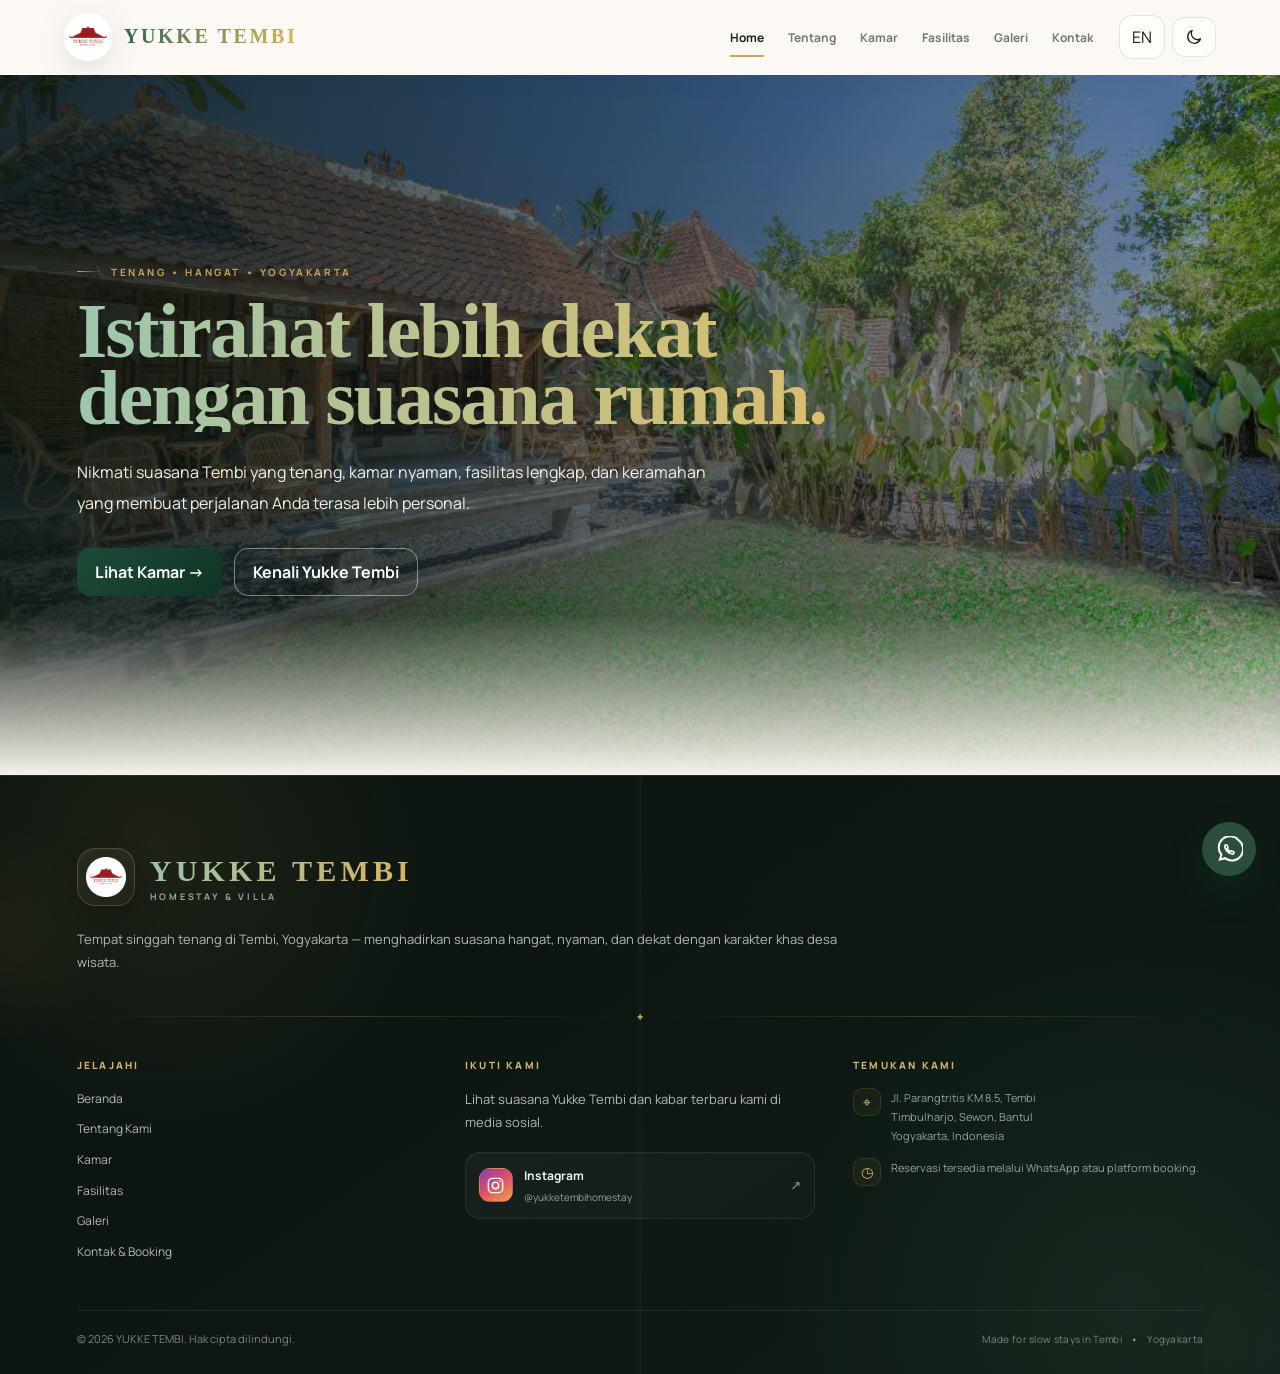
<file: index.html>
<!doctype html><html lang="id"><head><meta charset="utf-8"><meta name="viewport" content="width=device-width,initial-scale=1"><meta name="description" content="Yukke Tembi Homestay Yogyakarta"><title>Home | YUKKE TEMBI HOMESTAY</title><link rel="preconnect" href="https://fonts.googleapis.com"><link rel="preconnect" href="https://fonts.gstatic.com" crossorigin><link href="https://fonts.googleapis.com/css2?family=Cormorant+Garamond:wght@500;600;700&family=Manrope:wght@400;500;600;700;800&display=swap" rel="stylesheet"><script>(function(){var t=localStorage.getItem("yukke-theme")||"light";document.documentElement.setAttribute("data-theme",t);document.documentElement.style.backgroundColor=t==="dark"?"#07100d":"#f4f1e9"}())</script><link rel="stylesheet" href="css/style.css"><link rel="icon" type="image/png" href="assets/images/favicon.png"></head><body><div class="ambient ambient-one"></div><div class="ambient ambient-two"></div><div class="page-noise"></div><div class="scroll-progress" id="scrollProgress"></div><header class="site-header"><div class="nav-shell"><a class="brand" href="index.html"><img src="assets/images/logo.png" alt="Yukke Tembi"><div><strong>YUKKE TEMBI</strong></div></a><nav id="mainNav"><a class="active" href="index.html" data-id="Home" data-en="Home">Home</a><a class="" href="about.html" data-id="Tentang" data-en="About">Tentang</a><a class="" href="rooms.html" data-id="Kamar" data-en="Rooms">Kamar</a><a class="" href="facilities.html" data-id="Fasilitas" data-en="Facilities">Fasilitas</a><a class="" href="gallery.html" data-id="Galeri" data-en="Gallery">Galeri</a><a class="" href="contact.html" data-id="Kontak" data-en="Contact">Kontak</a></nav><div class="actions"><button class="icon-btn menu-btn" id="menuBtn" aria-label="Menu"><svg viewBox="0 0 24 24" aria-hidden="true"><path d="M4 7h16M4 12h16M4 17h16" fill="none" stroke="currentColor" stroke-width="1.8" stroke-linecap="round"/></svg></button><button class="lang-btn" id="langBtn">EN</button><button class="icon-btn theme-toggle" id="themeBtn" aria-label="Ubah tema"><svg viewBox="0 0 24 24" aria-hidden="true"><path d="M20.5 14.6A8.3 8.3 0 0 1 9.4 3.5 8.7 8.7 0 1 0 20.5 14.6Z" fill="none" stroke="currentColor" stroke-width="1.8" stroke-linecap="round" stroke-linejoin="round"/></svg></button></div></div></header><main><section class="hero"><div class="hero-inner reveal"><div class="kicker" data-id="TENANG • HANGAT • YOGYAKARTA" data-en="CALM • WARM • YOGYAKARTA">TENANG • HANGAT • YOGYAKARTA</div><h1 data-id="Istirahat lebih dekat dengan suasana rumah." data-en="Stay closer to the feeling of home.">Istirahat lebih dekat dengan suasana rumah.</h1><p data-id="Nikmati suasana Tembi yang tenang, kamar nyaman, fasilitas lengkap, dan keramahan yang membuat perjalanan Anda terasa lebih personal." data-en="Enjoy the calm atmosphere of Tembi, comfortable rooms, thoughtful facilities, and warm hospitality that makes every trip feel more personal.">Nikmati suasana Tembi yang tenang, kamar nyaman, fasilitas lengkap, dan keramahan yang membuat perjalanan Anda terasa lebih personal.</p><div class="hero-cta"><a class="primary" href="rooms.html" data-id="Lihat Kamar →" data-en="Explore Rooms →">Lihat Kamar →</a><a class="ghost" href="about.html" data-id="Kenali Yukke Tembi" data-en="Discover Yukke Tembi">Kenali Yukke Tembi</a></div></div></section><a class="float-wa" href="https://wa.me/6282190059168?text=Halo%20Yukke%20Tembi%20Homestay,%20saya%20ingin%20bertanya%20tentang%20kamar." target="_blank" aria-label="WhatsApp"><svg viewBox="0 0 24 24" aria-hidden="true" class="wa-float-icon"><path d="M20.2 3.8A10 10 0 0 0 4.8 16.6L3.5 21l4.5-1.3A10 10 0 0 0 20.2 3.8Z" fill="none" stroke="currentColor" stroke-width="1.8"/><path d="M8.1 8.2c.2-.4.5-.4.8-.4h.4c.2 0 .4.1.5.4l.7 1.6c.1.3.1.5-.1.7l-.5.6c.7 1.2 1.6 2.1 2.8 2.8l.6-.5c.2-.2.4-.2.7-.1l1.6.7c.3.1.4.3.4.5v.4c0 .3 0 .6-.4.8-.3.2-.9.4-1.4.3-3.2-.7-5.7-3.2-6.4-6.4-.1-.5.1-1.1.3-1.4Z" fill="none" stroke="currentColor" stroke-width="1.5" stroke-linecap="round" stroke-linejoin="round"/></svg></a><button class="scroll-top" id="scrollTop" aria-label="Back to top">↑</button></main><footer class="footer premium-footer"><div class="footer-glow footer-glow-one"></div><div class="footer-glow footer-glow-two"></div><div class="footer-top"><div class="footer-brand"><div class="footer-brand-mark"><img src="assets/images/logo.png" alt="YUKKE TEMBI"></div><div><h3>YUKKE TEMBI</h3><span data-id="HOMESTAY & VILLA" data-en="HOMESTAY & VILLA">HOMESTAY & VILLA</span></div></div><p class="footer-intro" data-id="Tempat singgah tenang di Tembi, Yogyakarta — menghadirkan suasana hangat, nyaman, dan dekat dengan karakter khas desa wisata." data-en="A peaceful stay in Tembi, Yogyakarta — blending warmth, comfort, and the distinctive charm of a village getaway.">Tempat singgah tenang di Tembi, Yogyakarta — menghadirkan suasana hangat, nyaman, dan dekat dengan karakter khas desa wisata.</p><div class="footer-divider"><span></span><i>✦</i><span></span></div><div class="footer-grid premium-grid"><div class="footer-col"><div class="footer-eyebrow" data-id="Jelajahi" data-en="Explore">Jelajahi</div><div class="footer-links"><a href="index.html" data-id="Beranda" data-en="Home">Beranda</a><a href="about.html" data-id="Tentang Kami" data-en="About Us">Tentang Kami</a><a href="rooms.html" data-id="Kamar" data-en="Rooms">Kamar</a><a href="facilities.html" data-id="Fasilitas" data-en="Facilities">Fasilitas</a><a href="gallery.html" data-id="Galeri" data-en="Gallery">Galeri</a><a href="contact.html" data-id="Kontak & Booking" data-en="Contact & Booking">Kontak & Booking</a></div></div><div class="footer-col"><div class="footer-eyebrow" data-id="Ikuti Kami" data-en="Follow Us">Ikuti Kami</div><p class="footer-copy" data-id="Lihat suasana Yukke Tembi dan kabar terbaru kami di media sosial." data-en="See Yukke Tembi moments and our latest updates on social media.">Lihat suasana Yukke Tembi dan kabar terbaru kami di media sosial.</p><a class="social-card instagram-card" target="_blank" rel="noopener" href="https://www.instagram.com/yukketembihomestay/"><span class="social-icon instagram-icon"><svg viewBox="0 0 24 24" aria-hidden="true"><rect x="3" y="3" width="18" height="18" rx="5" fill="none" stroke="currentColor" stroke-width="1.8"/><circle cx="12" cy="12" r="4" fill="none" stroke="currentColor" stroke-width="1.8"/><circle cx="17.3" cy="6.7" r="1.15" fill="currentColor"/></svg></span><span><b>Instagram</b><small>@yukketembihomestay</small></span><em>↗</em></a></div><div class="footer-col footer-contact"><div class="footer-eyebrow" data-id="Temukan Kami" data-en="Find Us">Temukan Kami</div><div class="contact-mini"><span class="contact-mini-icon">⌖</span><p>Jl. Parangtritis KM 8.5, Tembi<br>Timbulharjo, Sewon, Bantul<br>Yogyakarta, Indonesia</p></div><div class="contact-mini"><span class="contact-mini-icon">◷</span><p data-id="Reservasi tersedia melalui WhatsApp atau platform booking." data-en="Reservations available via WhatsApp or booking platforms.">Reservasi tersedia melalui WhatsApp atau platform booking.</p></div></div></div><div class="footer-bottom"><div class="copyright">© <span id="year"></span> YUKKE TEMBI. <span data-id="Hak cipta dilindungi." data-en="All rights reserved.">Hak cipta dilindungi.</span></div><div class="footer-note"><span data-id="Made for slow stays in Tembi" data-en="Made for slow stays in Tembi">Made for slow stays in Tembi</span><span class="note-dot">•</span><span>Yogyakarta</span></div></div></footer><script src="js/script.js"></script></body></html>
</file>
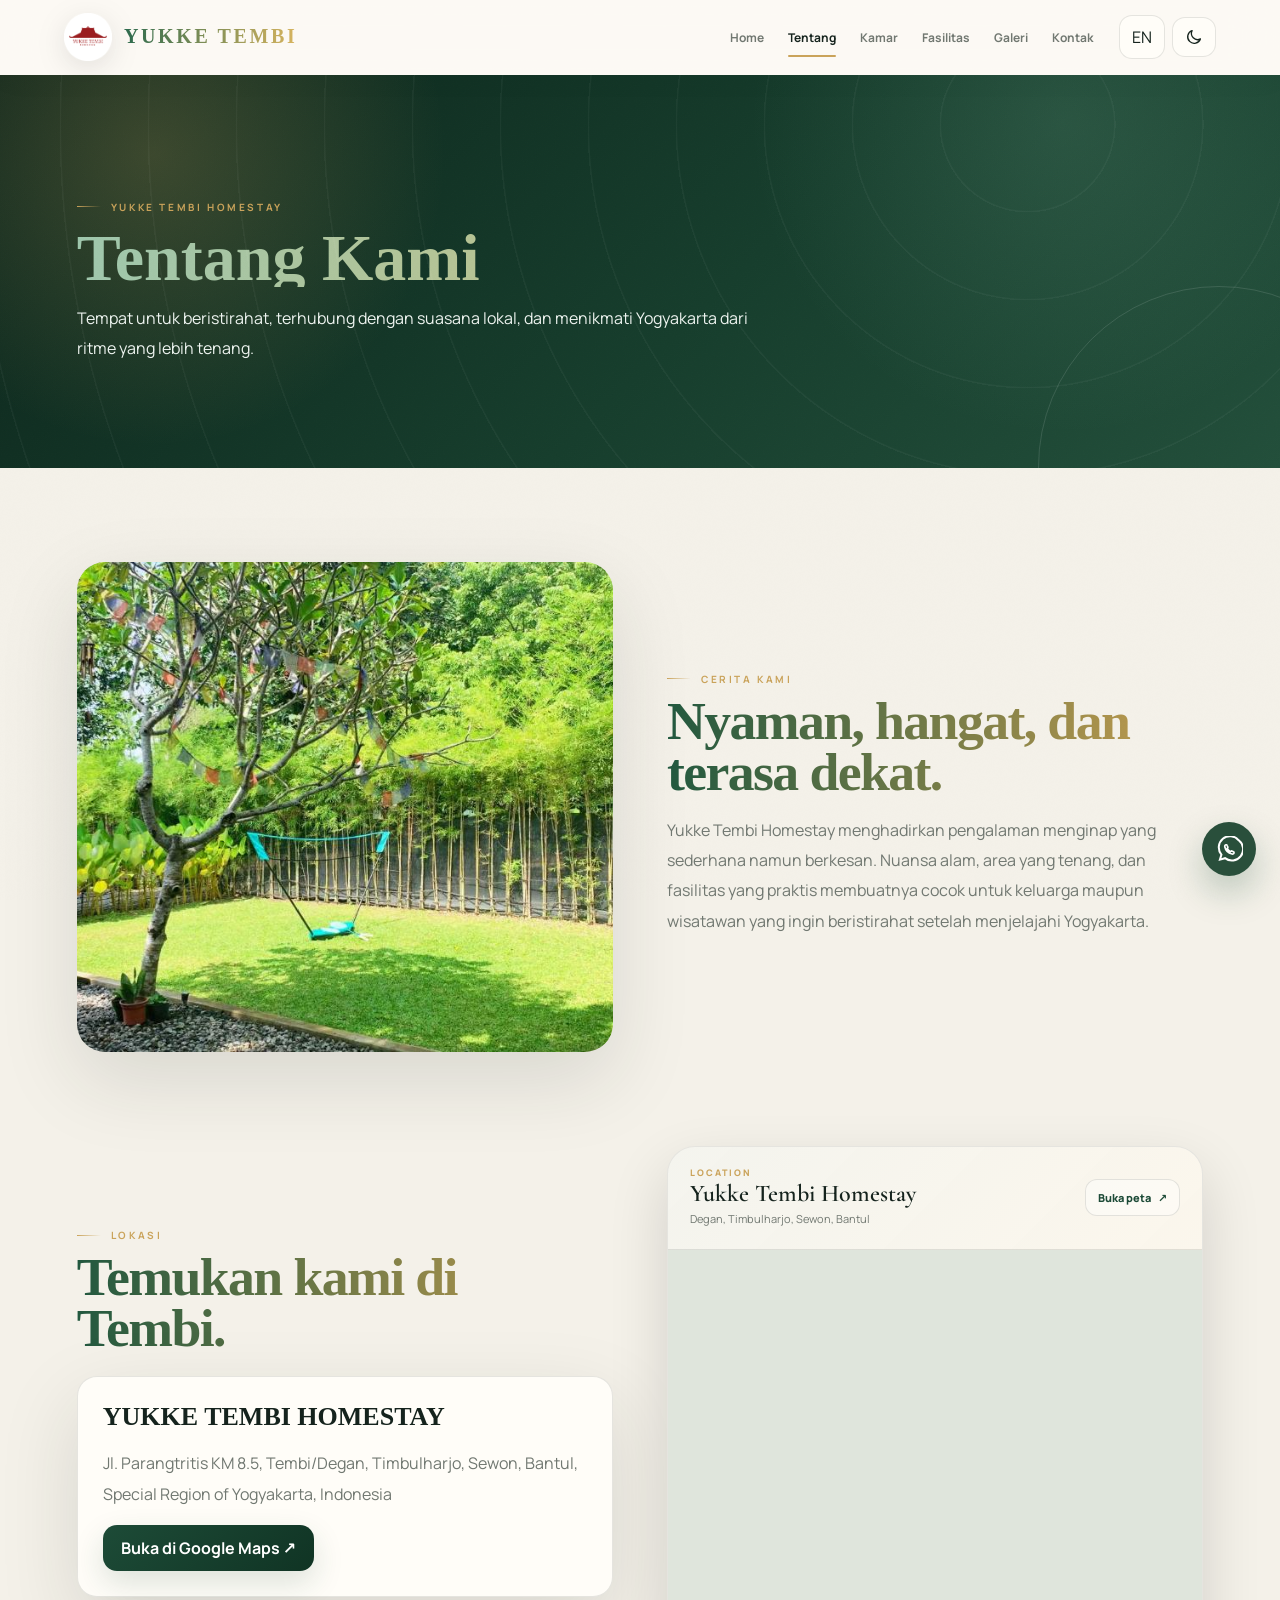
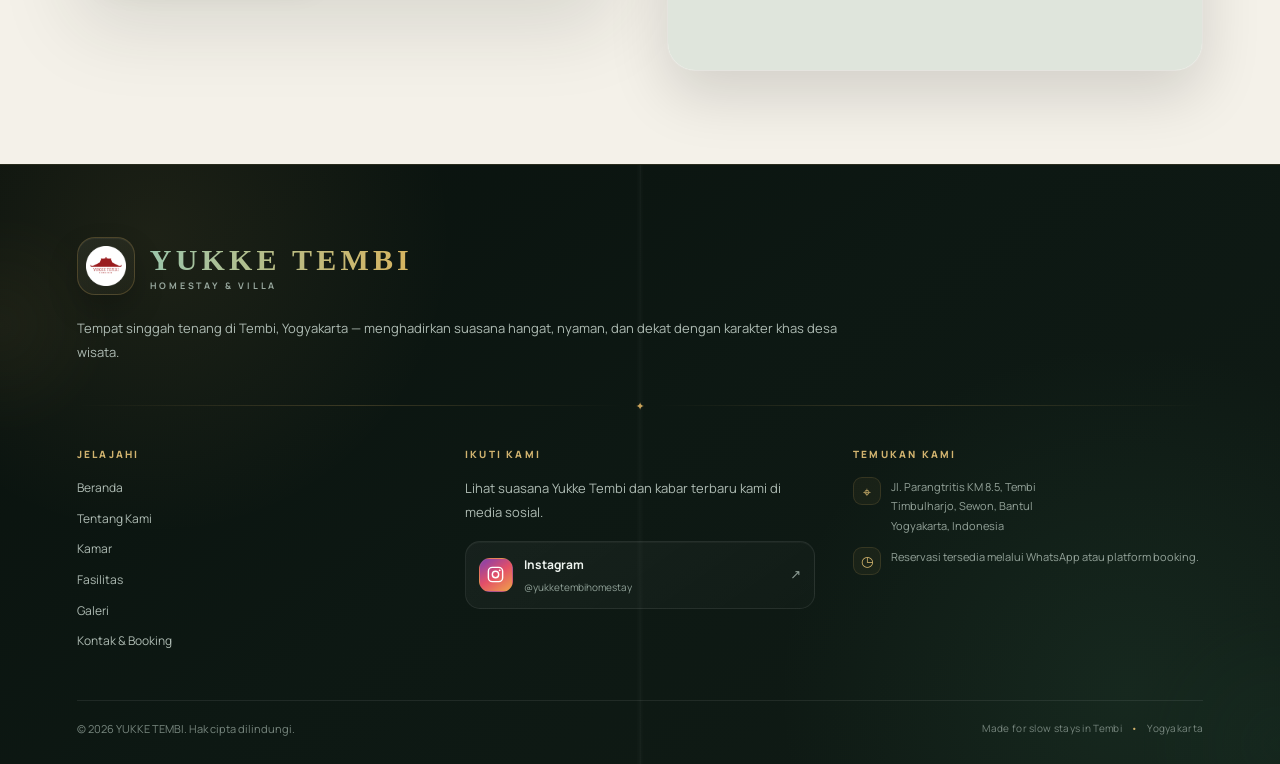
<file: about.html>
<!doctype html><html lang="id"><head><meta charset="utf-8"><meta name="viewport" content="width=device-width,initial-scale=1"><meta name="description" content="Yukke Tembi Homestay Yogyakarta"><title>About | Yukke Tembi Homestay</title><link rel="preconnect" href="https://fonts.googleapis.com"><link rel="preconnect" href="https://fonts.gstatic.com" crossorigin><link href="https://fonts.googleapis.com/css2?family=Cormorant+Garamond:wght@500;600;700&family=Manrope:wght@400;500;600;700;800&display=swap" rel="stylesheet"><script>(function(){var t=localStorage.getItem("yukke-theme")||"light";document.documentElement.setAttribute("data-theme",t);document.documentElement.style.backgroundColor=t==="dark"?"#07100d":"#f4f1e9"}())</script><link rel="stylesheet" href="css/style.css"><link rel="icon" type="image/png" href="assets/images/favicon.png"></head><body><div class="ambient ambient-one"></div><div class="ambient ambient-two"></div><div class="page-noise"></div><div class="scroll-progress" id="scrollProgress"></div><header class="site-header"><div class="nav-shell"><a class="brand" href="index.html"><img src="assets/images/logo.png" alt="Yukke Tembi"><div><strong>YUKKE TEMBI</strong></div></a><nav id="mainNav"><a class="" href="index.html" data-id="Home" data-en="Home">Home</a><a class="active" href="about.html" data-id="Tentang" data-en="About">Tentang</a><a class="" href="rooms.html" data-id="Kamar" data-en="Rooms">Kamar</a><a class="" href="facilities.html" data-id="Fasilitas" data-en="Facilities">Fasilitas</a><a class="" href="gallery.html" data-id="Galeri" data-en="Gallery">Galeri</a><a class="" href="contact.html" data-id="Kontak" data-en="Contact">Kontak</a></nav><div class="actions"><button class="icon-btn menu-btn" id="menuBtn" aria-label="Menu"><svg viewBox="0 0 24 24" aria-hidden="true"><path d="M4 7h16M4 12h16M4 17h16" fill="none" stroke="currentColor" stroke-width="1.8" stroke-linecap="round"/></svg></button><button class="lang-btn" id="langBtn">EN</button><button class="icon-btn theme-toggle" id="themeBtn" aria-label="Ubah tema"><svg viewBox="0 0 24 24" aria-hidden="true"><path d="M20.5 14.6A8.3 8.3 0 0 1 9.4 3.5 8.7 8.7 0 1 0 20.5 14.6Z" fill="none" stroke="currentColor" stroke-width="1.8" stroke-linecap="round" stroke-linejoin="round"/></svg></button></div></div></header><main><section class="page-hero"><div class="container"><div class="kicker">YUKKE TEMBI HOMESTAY</div><h1 data-id="Tentang Kami" data-en="About Us">Tentang Kami</h1><p data-id="Tempat untuk beristirahat, terhubung dengan suasana lokal, dan menikmati Yogyakarta dari ritme yang lebih tenang." data-en="A place to rest, connect with the local atmosphere, and experience Yogyakarta at a gentler pace.">Tempat untuk beristirahat, terhubung dengan suasana lokal, dan menikmati Yogyakarta dari ritme yang lebih tenang.</p></div></section><section class="section"><div class="container split"><img class="rounded-img reveal" src="assets/images/about.jpg" alt="Yukke Tembi Homestay"><div class="reveal"><div class="kicker" data-id="CERITA KAMI" data-en="OUR STORY">CERITA KAMI</div><h2 class="section-title" data-id="Nyaman, hangat, dan terasa dekat." data-en="Comfortable, warm, and personal.">Nyaman, hangat, dan terasa dekat.</h2><p class="lead" data-id="Yukke Tembi Homestay menghadirkan pengalaman menginap yang sederhana namun berkesan. Nuansa alam, area yang tenang, dan fasilitas yang praktis membuatnya cocok untuk keluarga maupun wisatawan yang ingin beristirahat setelah menjelajahi Yogyakarta." data-en="Yukke Tembi Homestay offers a simple yet memorable stay. Its natural atmosphere, quiet surroundings, and practical facilities make it a comfortable base for families and travelers exploring Yogyakarta.">Yukke Tembi Homestay menghadirkan pengalaman menginap yang sederhana namun berkesan. Nuansa alam, area yang tenang, dan fasilitas yang praktis membuatnya cocok untuk keluarga maupun wisatawan yang ingin beristirahat setelah menjelajahi Yogyakarta.</p></div></div></section><section class="section" style="padding-top:0"><div class="container split"><div><div class="kicker" data-id="LOKASI" data-en="LOCATION">LOKASI</div><h2 class="section-title" data-id="Temukan kami di Tembi." data-en="Find us in Tembi.">Temukan kami di Tembi.</h2><div class="address-card"><b>YUKKE TEMBI HOMESTAY</b><p class="lead">Jl. Parangtritis KM 8.5, Tembi/Degan, Timbulharjo, Sewon, Bantul, Special Region of Yogyakarta, Indonesia</p><a class="primary" target="_blank" href="https://www.google.com/maps/search/?api=1&query=Yukke+Tembi+Homestay" data-id="Buka di Google Maps ↗" data-en="Open in Google Maps ↗">Buka di Google Maps ↗</a></div></div><div class="map-wrap map-card reveal"><div class="map-header"><div><span class="map-eyebrow">LOCATION</span><strong>Yukke Tembi Homestay</strong><small>Degan, Timbulharjo, Sewon, Bantul</small></div><a href="https://www.google.com/maps/search/?api=1&query=Yukke%20Tembi%20Homestay%20Timbulharjo%20Yogyakarta" target="_blank" rel="noopener" class="map-external">Buka peta <span>↗</span></a></div><div class="yukke-map google-map" aria-label="Peta lokasi Yukke Tembi Homestay">
<iframe title="Google Maps - Yukke Tembi Homestay" src="https://www.google.com/maps?q=Yukke%20Tembi%20Homestay%2C%20Timbulharjo%2C%20Sewon%2C%20Bantul%2C%20Yogyakarta&output=embed" loading="lazy" referrerpolicy="no-referrer-when-downgrade"></iframe>
</div></div></div></section><a class="float-wa" href="https://wa.me/6282190059168?text=Halo%20Yukke%20Tembi%20Homestay,%20saya%20ingin%20bertanya%20tentang%20kamar." target="_blank" aria-label="WhatsApp"><svg viewBox="0 0 24 24" aria-hidden="true" class="wa-float-icon"><path d="M20.2 3.8A10 10 0 0 0 4.8 16.6L3.5 21l4.5-1.3A10 10 0 0 0 20.2 3.8Z" fill="none" stroke="currentColor" stroke-width="1.8"/><path d="M8.1 8.2c.2-.4.5-.4.8-.4h.4c.2 0 .4.1.5.4l.7 1.6c.1.3.1.5-.1.7l-.5.6c.7 1.2 1.6 2.1 2.8 2.8l.6-.5c.2-.2.4-.2.7-.1l1.6.7c.3.1.4.3.4.5v.4c0 .3 0 .6-.4.8-.3.2-.9.4-1.4.3-3.2-.7-5.7-3.2-6.4-6.4-.1-.5.1-1.1.3-1.4Z" fill="none" stroke="currentColor" stroke-width="1.5" stroke-linecap="round" stroke-linejoin="round"/></svg></a><button class="scroll-top" id="scrollTop" aria-label="Back to top">↑</button></main><footer class="footer premium-footer"><div class="footer-glow footer-glow-one"></div><div class="footer-glow footer-glow-two"></div><div class="footer-top"><div class="footer-brand"><div class="footer-brand-mark"><img src="assets/images/logo.png" alt="YUKKE TEMBI"></div><div><h3>YUKKE TEMBI</h3><span data-id="HOMESTAY & VILLA" data-en="HOMESTAY & VILLA">HOMESTAY & VILLA</span></div></div><p class="footer-intro" data-id="Tempat singgah tenang di Tembi, Yogyakarta — menghadirkan suasana hangat, nyaman, dan dekat dengan karakter khas desa wisata." data-en="A peaceful stay in Tembi, Yogyakarta — blending warmth, comfort, and the distinctive charm of a village getaway.">Tempat singgah tenang di Tembi, Yogyakarta — menghadirkan suasana hangat, nyaman, dan dekat dengan karakter khas desa wisata.</p><div class="footer-divider"><span></span><i>✦</i><span></span></div><div class="footer-grid premium-grid"><div class="footer-col"><div class="footer-eyebrow" data-id="Jelajahi" data-en="Explore">Jelajahi</div><div class="footer-links"><a href="index.html" data-id="Beranda" data-en="Home">Beranda</a><a href="about.html" data-id="Tentang Kami" data-en="About Us">Tentang Kami</a><a href="rooms.html" data-id="Kamar" data-en="Rooms">Kamar</a><a href="facilities.html" data-id="Fasilitas" data-en="Facilities">Fasilitas</a><a href="gallery.html" data-id="Galeri" data-en="Gallery">Galeri</a><a href="contact.html" data-id="Kontak & Booking" data-en="Contact & Booking">Kontak & Booking</a></div></div><div class="footer-col"><div class="footer-eyebrow" data-id="Ikuti Kami" data-en="Follow Us">Ikuti Kami</div><p class="footer-copy" data-id="Lihat suasana Yukke Tembi dan kabar terbaru kami di media sosial." data-en="See Yukke Tembi moments and our latest updates on social media.">Lihat suasana Yukke Tembi dan kabar terbaru kami di media sosial.</p><a class="social-card instagram-card" target="_blank" rel="noopener" href="https://www.instagram.com/yukketembihomestay/"><span class="social-icon instagram-icon"><svg viewBox="0 0 24 24" aria-hidden="true"><rect x="3" y="3" width="18" height="18" rx="5" fill="none" stroke="currentColor" stroke-width="1.8"/><circle cx="12" cy="12" r="4" fill="none" stroke="currentColor" stroke-width="1.8"/><circle cx="17.3" cy="6.7" r="1.15" fill="currentColor"/></svg></span><span><b>Instagram</b><small>@yukketembihomestay</small></span><em>↗</em></a></div><div class="footer-col footer-contact"><div class="footer-eyebrow" data-id="Temukan Kami" data-en="Find Us">Temukan Kami</div><div class="contact-mini"><span class="contact-mini-icon">⌖</span><p>Jl. Parangtritis KM 8.5, Tembi<br>Timbulharjo, Sewon, Bantul<br>Yogyakarta, Indonesia</p></div><div class="contact-mini"><span class="contact-mini-icon">◷</span><p data-id="Reservasi tersedia melalui WhatsApp atau platform booking." data-en="Reservations available via WhatsApp or booking platforms.">Reservasi tersedia melalui WhatsApp atau platform booking.</p></div></div></div><div class="footer-bottom"><div class="copyright">© <span id="year"></span> YUKKE TEMBI. <span data-id="Hak cipta dilindungi." data-en="All rights reserved.">Hak cipta dilindungi.</span></div><div class="footer-note"><span data-id="Made for slow stays in Tembi" data-en="Made for slow stays in Tembi">Made for slow stays in Tembi</span><span class="note-dot">•</span><span>Yogyakarta</span></div></div></footer><script src="js/script.js"></script></body></html>
</file>
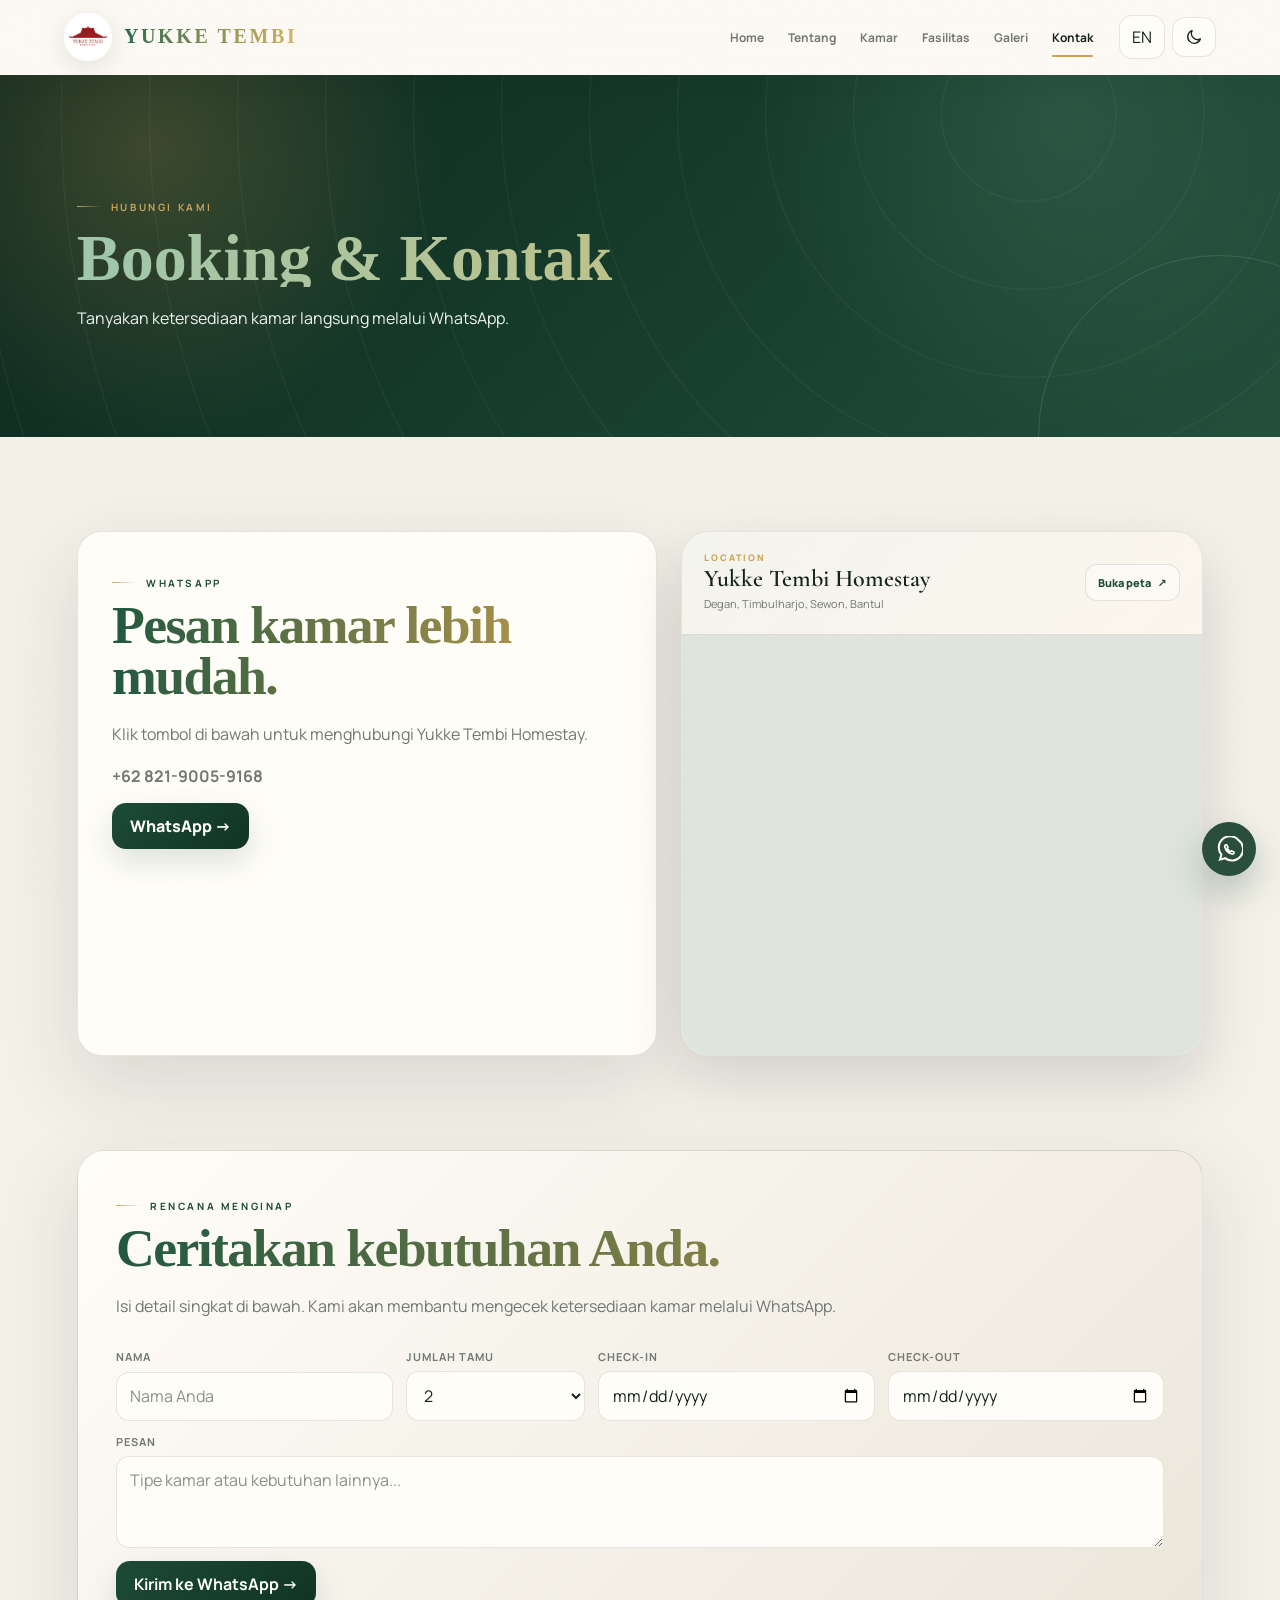
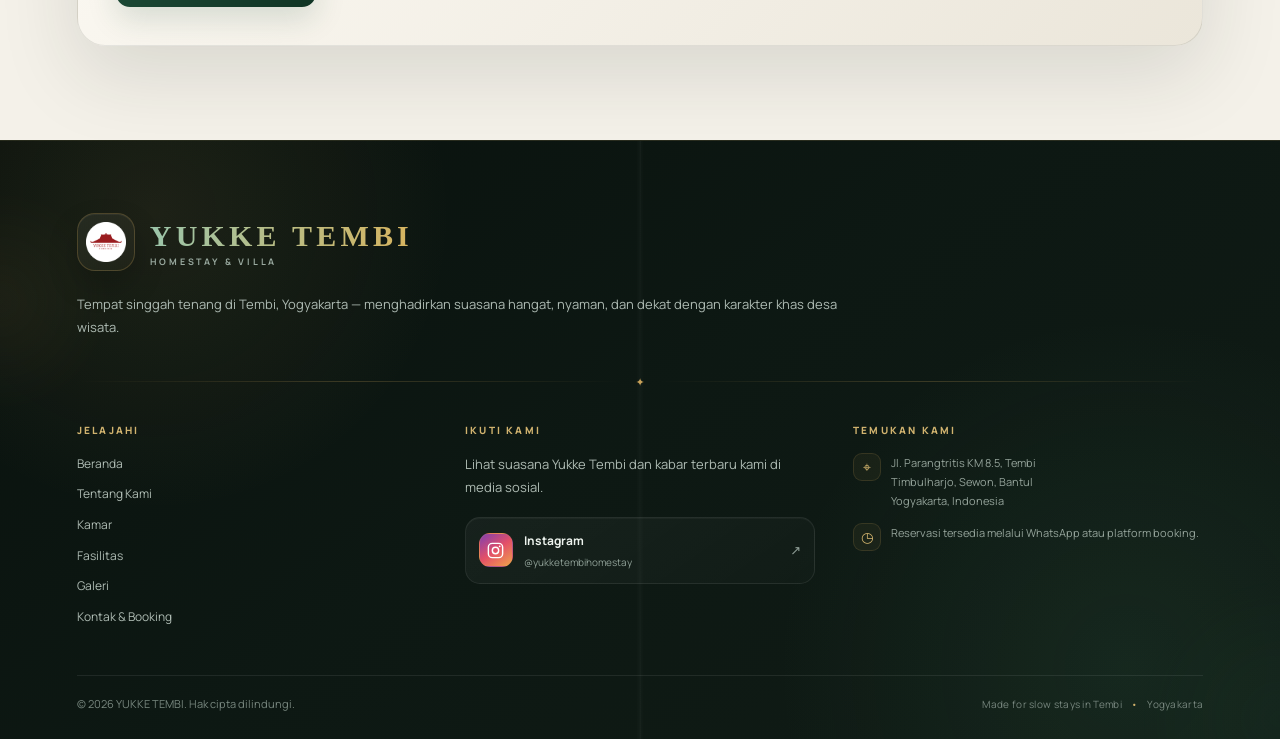
<file: contact.html>
<!doctype html><html lang="id"><head><meta charset="utf-8"><meta name="viewport" content="width=device-width,initial-scale=1"><meta name="description" content="Yukke Tembi Homestay Yogyakarta"><title>Contact | Yukke Tembi Homestay</title><link rel="preconnect" href="https://fonts.googleapis.com"><link rel="preconnect" href="https://fonts.gstatic.com" crossorigin><link href="https://fonts.googleapis.com/css2?family=Cormorant+Garamond:wght@500;600;700&family=Manrope:wght@400;500;600;700;800&display=swap" rel="stylesheet"><script>(function(){var t=localStorage.getItem("yukke-theme")||"light";document.documentElement.setAttribute("data-theme",t);document.documentElement.style.backgroundColor=t==="dark"?"#07100d":"#f4f1e9"}())</script><link rel="stylesheet" href="css/style.css"><link rel="icon" type="image/png" href="assets/images/favicon.png"></head><body><div class="ambient ambient-one"></div><div class="ambient ambient-two"></div><div class="page-noise"></div><div class="scroll-progress" id="scrollProgress"></div><header class="site-header"><div class="nav-shell"><a class="brand" href="index.html"><img src="assets/images/logo.png" alt="Yukke Tembi"><div><strong>YUKKE TEMBI</strong></div></a><nav id="mainNav"><a class="" href="index.html" data-id="Home" data-en="Home">Home</a><a class="" href="about.html" data-id="Tentang" data-en="About">Tentang</a><a class="" href="rooms.html" data-id="Kamar" data-en="Rooms">Kamar</a><a class="" href="facilities.html" data-id="Fasilitas" data-en="Facilities">Fasilitas</a><a class="" href="gallery.html" data-id="Galeri" data-en="Gallery">Galeri</a><a class="active" href="contact.html" data-id="Kontak" data-en="Contact">Kontak</a></nav><div class="actions"><button class="icon-btn menu-btn" id="menuBtn" aria-label="Menu"><svg viewBox="0 0 24 24" aria-hidden="true"><path d="M4 7h16M4 12h16M4 17h16" fill="none" stroke="currentColor" stroke-width="1.8" stroke-linecap="round"/></svg></button><button class="lang-btn" id="langBtn">EN</button><button class="icon-btn theme-toggle" id="themeBtn" aria-label="Ubah tema"><svg viewBox="0 0 24 24" aria-hidden="true"><path d="M20.5 14.6A8.3 8.3 0 0 1 9.4 3.5 8.7 8.7 0 1 0 20.5 14.6Z" fill="none" stroke="currentColor" stroke-width="1.8" stroke-linecap="round" stroke-linejoin="round"/></svg></button></div></div></header><main><section class="page-hero"><div class="container"><div class="kicker" data-id="HUBUNGI KAMI" data-en="GET IN TOUCH">HUBUNGI KAMI</div><h1 data-id="Booking & Kontak" data-en="Booking & Contact">Booking & Kontak</h1><p data-id="Tanyakan ketersediaan kamar langsung melalui WhatsApp." data-en="Ask about room availability directly via WhatsApp.">Tanyakan ketersediaan kamar langsung melalui WhatsApp.</p></div></section><section class="section"><div class="container contact-grid"><div class="contact-card reveal"><div class="kicker">WHATSAPP</div><h2 class="section-title" data-id="Pesan kamar lebih mudah." data-en="Book your room easily.">Pesan kamar lebih mudah.</h2><p class="lead" data-id="Klik tombol di bawah untuk menghubungi Yukke Tembi Homestay." data-en="Tap the button below to contact Yukke Tembi Homestay.">Klik tombol di bawah untuk menghubungi Yukke Tembi Homestay.</p><p><b>+62 821-9005-9168</b></p><a class="primary" target="_blank" href="https://wa.me/6282190059168?text=Halo%20Yukke%20Tembi%20Homestay,%20saya%20ingin%20memesan%20kamar">WhatsApp →</a></div><div class="map-wrap map-card reveal"><div class="map-header"><div><span class="map-eyebrow">LOCATION</span><strong>Yukke Tembi Homestay</strong><small>Degan, Timbulharjo, Sewon, Bantul</small></div><a href="https://www.google.com/maps/search/?api=1&query=Yukke%20Tembi%20Homestay%20Timbulharjo%20Yogyakarta" target="_blank" rel="noopener" class="map-external">Buka peta <span>↗</span></a></div><div class="yukke-map google-map" aria-label="Peta lokasi Yukke Tembi Homestay">
<iframe title="Google Maps - Yukke Tembi Homestay" src="https://www.google.com/maps?q=Yukke%20Tembi%20Homestay%2C%20Timbulharjo%2C%20Sewon%2C%20Bantul%2C%20Yogyakarta&output=embed" loading="lazy" referrerpolicy="no-referrer-when-downgrade"></iframe>
</div></div></div></section><section class="section booking-section" style="padding-top:0"><div class="container"><div class="booking-box reveal"><div><div class="kicker" data-id="RENCANA MENGINAP" data-en="PLAN YOUR STAY">RENCANA MENGINAP</div><h2 class="section-title" data-id="Ceritakan kebutuhan Anda." data-en="Tell us what you need.">Ceritakan kebutuhan Anda.</h2><p class="lead" data-id="Isi detail singkat di bawah. Kami akan membantu mengecek ketersediaan kamar melalui WhatsApp." data-en="Share a few details below and we will help check room availability via WhatsApp.">Isi detail singkat di bawah. Kami akan membantu mengecek ketersediaan kamar melalui WhatsApp.</p></div><form class="quick-book" id="bookingForm"><div><label data-id="Nama" data-en="Name">Nama</label><input name="name" required placeholder="Nama Anda"></div><div><label data-id="Jumlah Tamu" data-en="Guests">Jumlah Tamu</label><select name="guests"><option>1</option><option selected>2</option><option>3</option><option>4</option><option>5+</option></select></div><div><label data-id="Check-in" data-en="Check-in">Check-in</label><input type="date" name="checkin" required></div><div><label data-id="Check-out" data-en="Check-out">Check-out</label><input type="date" name="checkout" required></div><div class="full"><label data-id="Pesan" data-en="Message">Pesan</label><textarea name="message" rows="3" placeholder="Tipe kamar atau kebutuhan lainnya..."></textarea></div><button class="primary" type="submit" data-id="Kirim ke WhatsApp →" data-en="Send via WhatsApp →">Kirim ke WhatsApp →</button></form></div></div></section><a class="float-wa" href="https://wa.me/6282190059168?text=Halo%20Yukke%20Tembi%20Homestay,%20saya%20ingin%20bertanya%20tentang%20kamar." target="_blank" aria-label="WhatsApp"><svg viewBox="0 0 24 24" aria-hidden="true" class="wa-float-icon"><path d="M20.2 3.8A10 10 0 0 0 4.8 16.6L3.5 21l4.5-1.3A10 10 0 0 0 20.2 3.8Z" fill="none" stroke="currentColor" stroke-width="1.8"/><path d="M8.1 8.2c.2-.4.5-.4.8-.4h.4c.2 0 .4.1.5.4l.7 1.6c.1.3.1.5-.1.7l-.5.6c.7 1.2 1.6 2.1 2.8 2.8l.6-.5c.2-.2.4-.2.7-.1l1.6.7c.3.1.4.3.4.5v.4c0 .3 0 .6-.4.8-.3.2-.9.4-1.4.3-3.2-.7-5.7-3.2-6.4-6.4-.1-.5.1-1.1.3-1.4Z" fill="none" stroke="currentColor" stroke-width="1.5" stroke-linecap="round" stroke-linejoin="round"/></svg></a><button class="scroll-top" id="scrollTop" aria-label="Back to top">↑</button></main><footer class="footer premium-footer"><div class="footer-glow footer-glow-one"></div><div class="footer-glow footer-glow-two"></div><div class="footer-top"><div class="footer-brand"><div class="footer-brand-mark"><img src="assets/images/logo.png" alt="YUKKE TEMBI"></div><div><h3>YUKKE TEMBI</h3><span data-id="HOMESTAY & VILLA" data-en="HOMESTAY & VILLA">HOMESTAY & VILLA</span></div></div><p class="footer-intro" data-id="Tempat singgah tenang di Tembi, Yogyakarta — menghadirkan suasana hangat, nyaman, dan dekat dengan karakter khas desa wisata." data-en="A peaceful stay in Tembi, Yogyakarta — blending warmth, comfort, and the distinctive charm of a village getaway.">Tempat singgah tenang di Tembi, Yogyakarta — menghadirkan suasana hangat, nyaman, dan dekat dengan karakter khas desa wisata.</p><div class="footer-divider"><span></span><i>✦</i><span></span></div><div class="footer-grid premium-grid"><div class="footer-col"><div class="footer-eyebrow" data-id="Jelajahi" data-en="Explore">Jelajahi</div><div class="footer-links"><a href="index.html" data-id="Beranda" data-en="Home">Beranda</a><a href="about.html" data-id="Tentang Kami" data-en="About Us">Tentang Kami</a><a href="rooms.html" data-id="Kamar" data-en="Rooms">Kamar</a><a href="facilities.html" data-id="Fasilitas" data-en="Facilities">Fasilitas</a><a href="gallery.html" data-id="Galeri" data-en="Gallery">Galeri</a><a href="contact.html" data-id="Kontak & Booking" data-en="Contact & Booking">Kontak & Booking</a></div></div><div class="footer-col"><div class="footer-eyebrow" data-id="Ikuti Kami" data-en="Follow Us">Ikuti Kami</div><p class="footer-copy" data-id="Lihat suasana Yukke Tembi dan kabar terbaru kami di media sosial." data-en="See Yukke Tembi moments and our latest updates on social media.">Lihat suasana Yukke Tembi dan kabar terbaru kami di media sosial.</p><a class="social-card instagram-card" target="_blank" rel="noopener" href="https://www.instagram.com/yukketembihomestay/"><span class="social-icon instagram-icon"><svg viewBox="0 0 24 24" aria-hidden="true"><rect x="3" y="3" width="18" height="18" rx="5" fill="none" stroke="currentColor" stroke-width="1.8"/><circle cx="12" cy="12" r="4" fill="none" stroke="currentColor" stroke-width="1.8"/><circle cx="17.3" cy="6.7" r="1.15" fill="currentColor"/></svg></span><span><b>Instagram</b><small>@yukketembihomestay</small></span><em>↗</em></a></div><div class="footer-col footer-contact"><div class="footer-eyebrow" data-id="Temukan Kami" data-en="Find Us">Temukan Kami</div><div class="contact-mini"><span class="contact-mini-icon">⌖</span><p>Jl. Parangtritis KM 8.5, Tembi<br>Timbulharjo, Sewon, Bantul<br>Yogyakarta, Indonesia</p></div><div class="contact-mini"><span class="contact-mini-icon">◷</span><p data-id="Reservasi tersedia melalui WhatsApp atau platform booking." data-en="Reservations available via WhatsApp or booking platforms.">Reservasi tersedia melalui WhatsApp atau platform booking.</p></div></div></div><div class="footer-bottom"><div class="copyright">© <span id="year"></span> YUKKE TEMBI. <span data-id="Hak cipta dilindungi." data-en="All rights reserved.">Hak cipta dilindungi.</span></div><div class="footer-note"><span data-id="Made for slow stays in Tembi" data-en="Made for slow stays in Tembi">Made for slow stays in Tembi</span><span class="note-dot">•</span><span>Yogyakarta</span></div></div></footer><script src="js/script.js"></script></body></html>
</file>
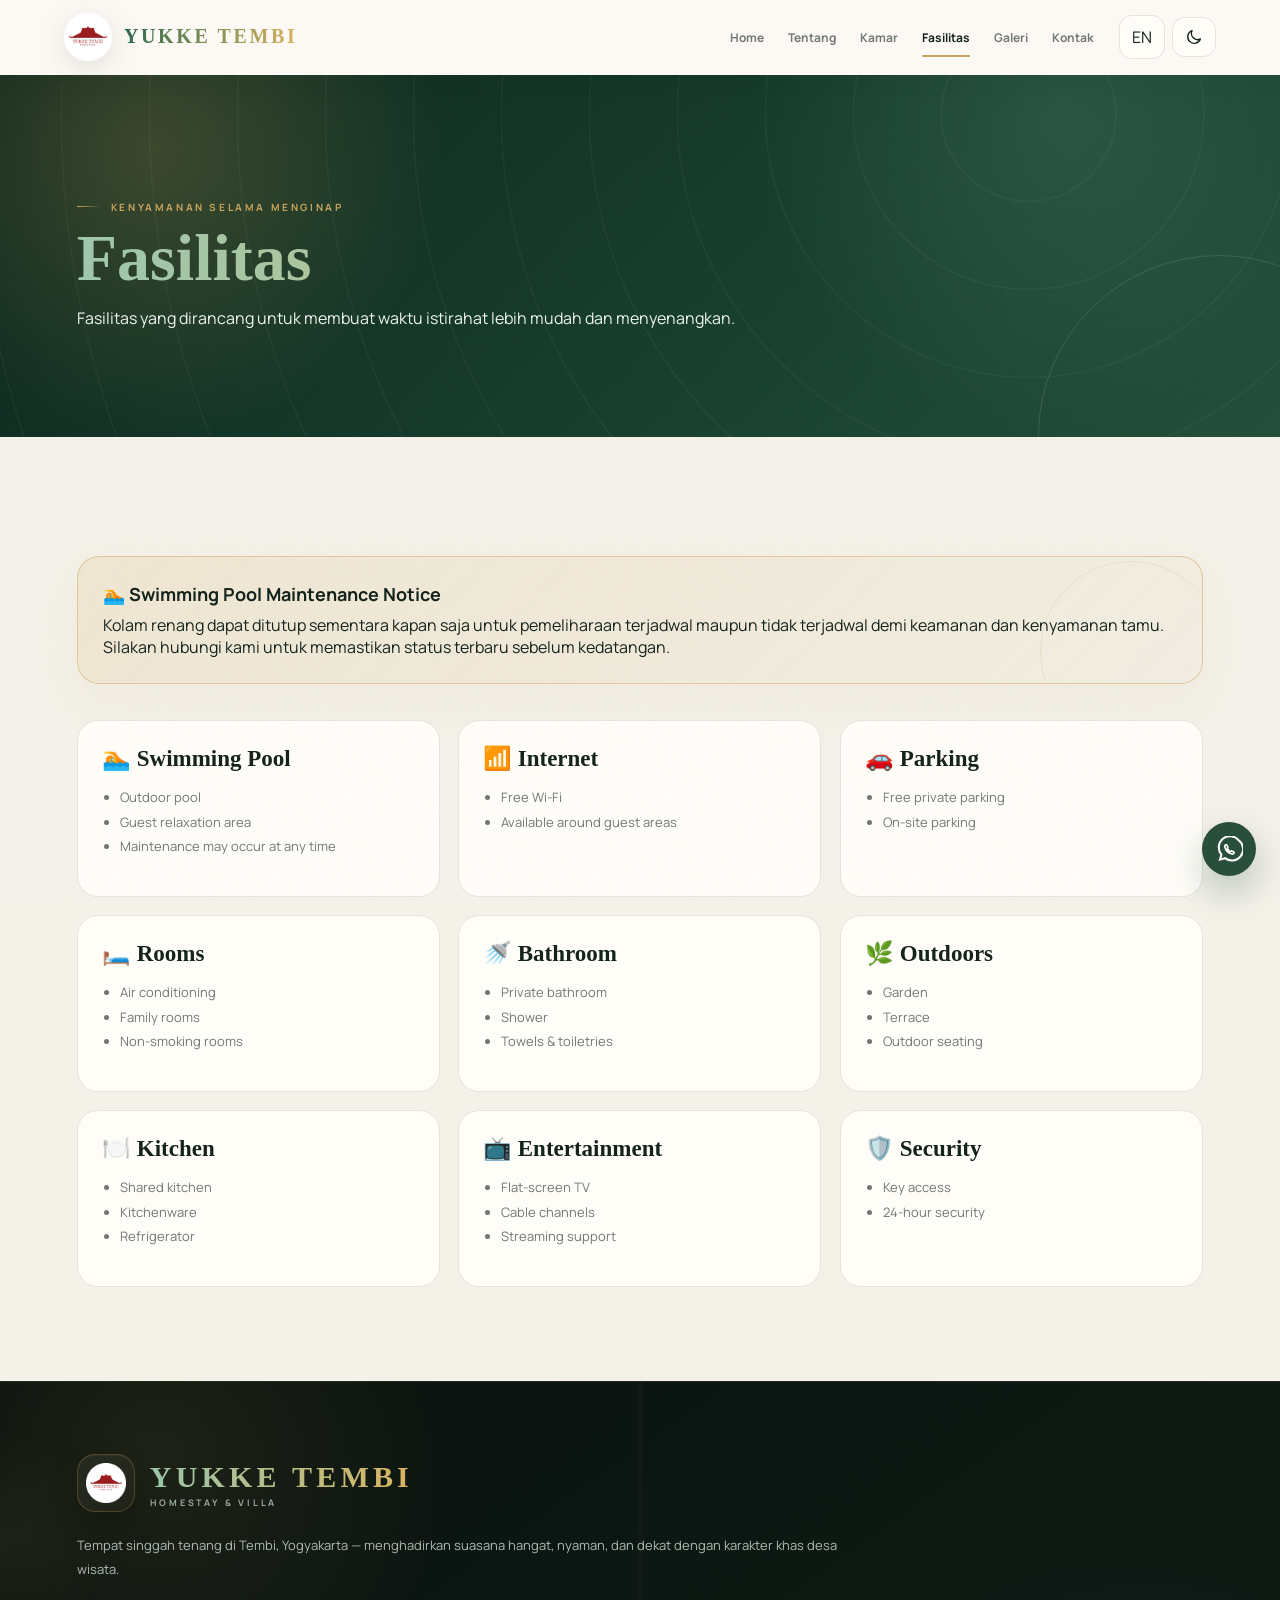
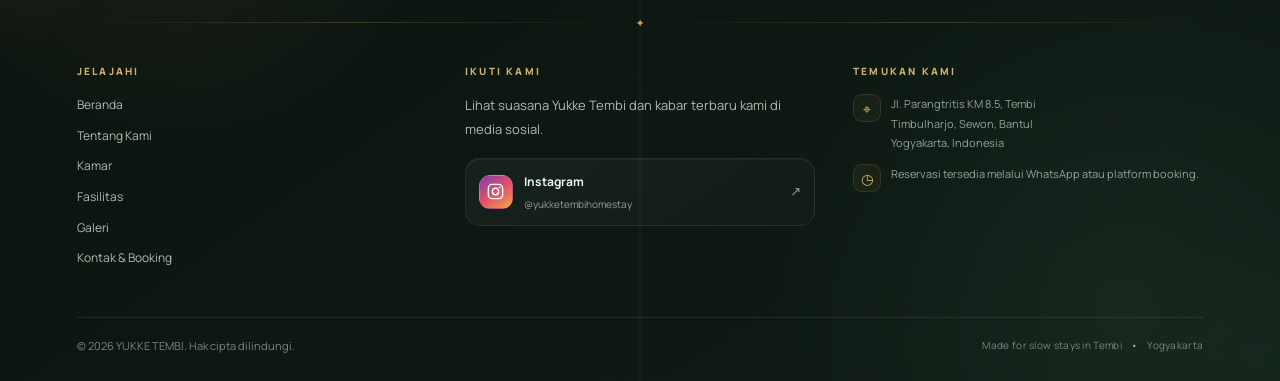
<file: facilities.html>
<!doctype html><html lang="id"><head><meta charset="utf-8"><meta name="viewport" content="width=device-width,initial-scale=1"><meta name="description" content="Yukke Tembi Homestay Yogyakarta"><title>Facilities | Yukke Tembi Homestay</title><link rel="preconnect" href="https://fonts.googleapis.com"><link rel="preconnect" href="https://fonts.gstatic.com" crossorigin><link href="https://fonts.googleapis.com/css2?family=Cormorant+Garamond:wght@500;600;700&family=Manrope:wght@400;500;600;700;800&display=swap" rel="stylesheet"><script>(function(){var t=localStorage.getItem("yukke-theme")||"light";document.documentElement.setAttribute("data-theme",t);document.documentElement.style.backgroundColor=t==="dark"?"#07100d":"#f4f1e9"}())</script><link rel="stylesheet" href="css/style.css"><link rel="icon" type="image/png" href="assets/images/favicon.png"></head><body><div class="ambient ambient-one"></div><div class="ambient ambient-two"></div><div class="page-noise"></div><div class="scroll-progress" id="scrollProgress"></div><header class="site-header"><div class="nav-shell"><a class="brand" href="index.html"><img src="assets/images/logo.png" alt="Yukke Tembi"><div><strong>YUKKE TEMBI</strong></div></a><nav id="mainNav"><a class="" href="index.html" data-id="Home" data-en="Home">Home</a><a class="" href="about.html" data-id="Tentang" data-en="About">Tentang</a><a class="" href="rooms.html" data-id="Kamar" data-en="Rooms">Kamar</a><a class="active" href="facilities.html" data-id="Fasilitas" data-en="Facilities">Fasilitas</a><a class="" href="gallery.html" data-id="Galeri" data-en="Gallery">Galeri</a><a class="" href="contact.html" data-id="Kontak" data-en="Contact">Kontak</a></nav><div class="actions"><button class="icon-btn menu-btn" id="menuBtn" aria-label="Menu"><svg viewBox="0 0 24 24" aria-hidden="true"><path d="M4 7h16M4 12h16M4 17h16" fill="none" stroke="currentColor" stroke-width="1.8" stroke-linecap="round"/></svg></button><button class="lang-btn" id="langBtn">EN</button><button class="icon-btn theme-toggle" id="themeBtn" aria-label="Ubah tema"><svg viewBox="0 0 24 24" aria-hidden="true"><path d="M20.5 14.6A8.3 8.3 0 0 1 9.4 3.5 8.7 8.7 0 1 0 20.5 14.6Z" fill="none" stroke="currentColor" stroke-width="1.8" stroke-linecap="round" stroke-linejoin="round"/></svg></button></div></div></header><main><section class="page-hero"><div class="container"><div class="kicker" data-id="KENYAMANAN SELAMA MENGINAP" data-en="COMFORT THROUGHOUT YOUR STAY">KENYAMANAN SELAMA MENGINAP</div><h1 data-id="Fasilitas" data-en="Facilities">Fasilitas</h1><p data-id="Fasilitas yang dirancang untuk membuat waktu istirahat lebih mudah dan menyenangkan." data-en="Facilities designed to make your stay easier and more enjoyable.">Fasilitas yang dirancang untuk membuat waktu istirahat lebih mudah dan menyenangkan.</p></div></section><section class="section"><div class="container"><div class="maintenance reveal"><strong>🏊 Swimming Pool Maintenance Notice</strong><span data-id="Kolam renang dapat ditutup sementara kapan saja untuk pemeliharaan terjadwal maupun tidak terjadwal demi keamanan dan kenyamanan tamu. Silakan hubungi kami untuk memastikan status terbaru sebelum kedatangan." data-en="The swimming pool may be temporarily unavailable at any time for scheduled or unscheduled maintenance to ensure guest safety and comfort. Please contact us for the latest pool status before arrival.">Kolam renang dapat ditutup sementara kapan saja untuk pemeliharaan terjadwal maupun tidak terjadwal demi keamanan dan kenyamanan tamu. Silakan hubungi kami untuk memastikan status terbaru sebelum kedatangan.</span></div><div class="facility-grid"><div class="facility reveal"><h3>🏊 Swimming Pool</h3><ul><li>Outdoor pool</li><li>Guest relaxation area</li><li>Maintenance may occur at any time</li></ul></div><div class="facility reveal"><h3>📶 Internet</h3><ul><li>Free Wi-Fi</li><li>Available around guest areas</li></ul></div><div class="facility reveal"><h3>🚗 Parking</h3><ul><li>Free private parking</li><li>On-site parking</li></ul></div><div class="facility reveal"><h3>🛏️ Rooms</h3><ul><li>Air conditioning</li><li>Family rooms</li><li>Non-smoking rooms</li></ul></div><div class="facility reveal"><h3>🚿 Bathroom</h3><ul><li>Private bathroom</li><li>Shower</li><li>Towels & toiletries</li></ul></div><div class="facility reveal"><h3>🌿 Outdoors</h3><ul><li>Garden</li><li>Terrace</li><li>Outdoor seating</li></ul></div><div class="facility reveal"><h3>🍽️ Kitchen</h3><ul><li>Shared kitchen</li><li>Kitchenware</li><li>Refrigerator</li></ul></div><div class="facility reveal"><h3>📺 Entertainment</h3><ul><li>Flat-screen TV</li><li>Cable channels</li><li>Streaming support</li></ul></div><div class="facility reveal"><h3>🛡️ Security</h3><ul><li>Key access</li><li>24-hour security</li></ul></div></div></div></section><a class="float-wa" href="https://wa.me/6282190059168?text=Halo%20Yukke%20Tembi%20Homestay,%20saya%20ingin%20bertanya%20tentang%20kamar." target="_blank" aria-label="WhatsApp"><svg viewBox="0 0 24 24" aria-hidden="true" class="wa-float-icon"><path d="M20.2 3.8A10 10 0 0 0 4.8 16.6L3.5 21l4.5-1.3A10 10 0 0 0 20.2 3.8Z" fill="none" stroke="currentColor" stroke-width="1.8"/><path d="M8.1 8.2c.2-.4.5-.4.8-.4h.4c.2 0 .4.1.5.4l.7 1.6c.1.3.1.5-.1.7l-.5.6c.7 1.2 1.6 2.1 2.8 2.8l.6-.5c.2-.2.4-.2.7-.1l1.6.7c.3.1.4.3.4.5v.4c0 .3 0 .6-.4.8-.3.2-.9.4-1.4.3-3.2-.7-5.7-3.2-6.4-6.4-.1-.5.1-1.1.3-1.4Z" fill="none" stroke="currentColor" stroke-width="1.5" stroke-linecap="round" stroke-linejoin="round"/></svg></a><button class="scroll-top" id="scrollTop" aria-label="Back to top">↑</button></main><footer class="footer premium-footer"><div class="footer-glow footer-glow-one"></div><div class="footer-glow footer-glow-two"></div><div class="footer-top"><div class="footer-brand"><div class="footer-brand-mark"><img src="assets/images/logo.png" alt="YUKKE TEMBI"></div><div><h3>YUKKE TEMBI</h3><span data-id="HOMESTAY & VILLA" data-en="HOMESTAY & VILLA">HOMESTAY & VILLA</span></div></div><p class="footer-intro" data-id="Tempat singgah tenang di Tembi, Yogyakarta — menghadirkan suasana hangat, nyaman, dan dekat dengan karakter khas desa wisata." data-en="A peaceful stay in Tembi, Yogyakarta — blending warmth, comfort, and the distinctive charm of a village getaway.">Tempat singgah tenang di Tembi, Yogyakarta — menghadirkan suasana hangat, nyaman, dan dekat dengan karakter khas desa wisata.</p><div class="footer-divider"><span></span><i>✦</i><span></span></div><div class="footer-grid premium-grid"><div class="footer-col"><div class="footer-eyebrow" data-id="Jelajahi" data-en="Explore">Jelajahi</div><div class="footer-links"><a href="index.html" data-id="Beranda" data-en="Home">Beranda</a><a href="about.html" data-id="Tentang Kami" data-en="About Us">Tentang Kami</a><a href="rooms.html" data-id="Kamar" data-en="Rooms">Kamar</a><a href="facilities.html" data-id="Fasilitas" data-en="Facilities">Fasilitas</a><a href="gallery.html" data-id="Galeri" data-en="Gallery">Galeri</a><a href="contact.html" data-id="Kontak & Booking" data-en="Contact & Booking">Kontak & Booking</a></div></div><div class="footer-col"><div class="footer-eyebrow" data-id="Ikuti Kami" data-en="Follow Us">Ikuti Kami</div><p class="footer-copy" data-id="Lihat suasana Yukke Tembi dan kabar terbaru kami di media sosial." data-en="See Yukke Tembi moments and our latest updates on social media.">Lihat suasana Yukke Tembi dan kabar terbaru kami di media sosial.</p><a class="social-card instagram-card" target="_blank" rel="noopener" href="https://www.instagram.com/yukketembihomestay/"><span class="social-icon instagram-icon"><svg viewBox="0 0 24 24" aria-hidden="true"><rect x="3" y="3" width="18" height="18" rx="5" fill="none" stroke="currentColor" stroke-width="1.8"/><circle cx="12" cy="12" r="4" fill="none" stroke="currentColor" stroke-width="1.8"/><circle cx="17.3" cy="6.7" r="1.15" fill="currentColor"/></svg></span><span><b>Instagram</b><small>@yukketembihomestay</small></span><em>↗</em></a></div><div class="footer-col footer-contact"><div class="footer-eyebrow" data-id="Temukan Kami" data-en="Find Us">Temukan Kami</div><div class="contact-mini"><span class="contact-mini-icon">⌖</span><p>Jl. Parangtritis KM 8.5, Tembi<br>Timbulharjo, Sewon, Bantul<br>Yogyakarta, Indonesia</p></div><div class="contact-mini"><span class="contact-mini-icon">◷</span><p data-id="Reservasi tersedia melalui WhatsApp atau platform booking." data-en="Reservations available via WhatsApp or booking platforms.">Reservasi tersedia melalui WhatsApp atau platform booking.</p></div></div></div><div class="footer-bottom"><div class="copyright">© <span id="year"></span> YUKKE TEMBI. <span data-id="Hak cipta dilindungi." data-en="All rights reserved.">Hak cipta dilindungi.</span></div><div class="footer-note"><span data-id="Made for slow stays in Tembi" data-en="Made for slow stays in Tembi">Made for slow stays in Tembi</span><span class="note-dot">•</span><span>Yogyakarta</span></div></div></footer><script src="js/script.js"></script></body></html>
</file>
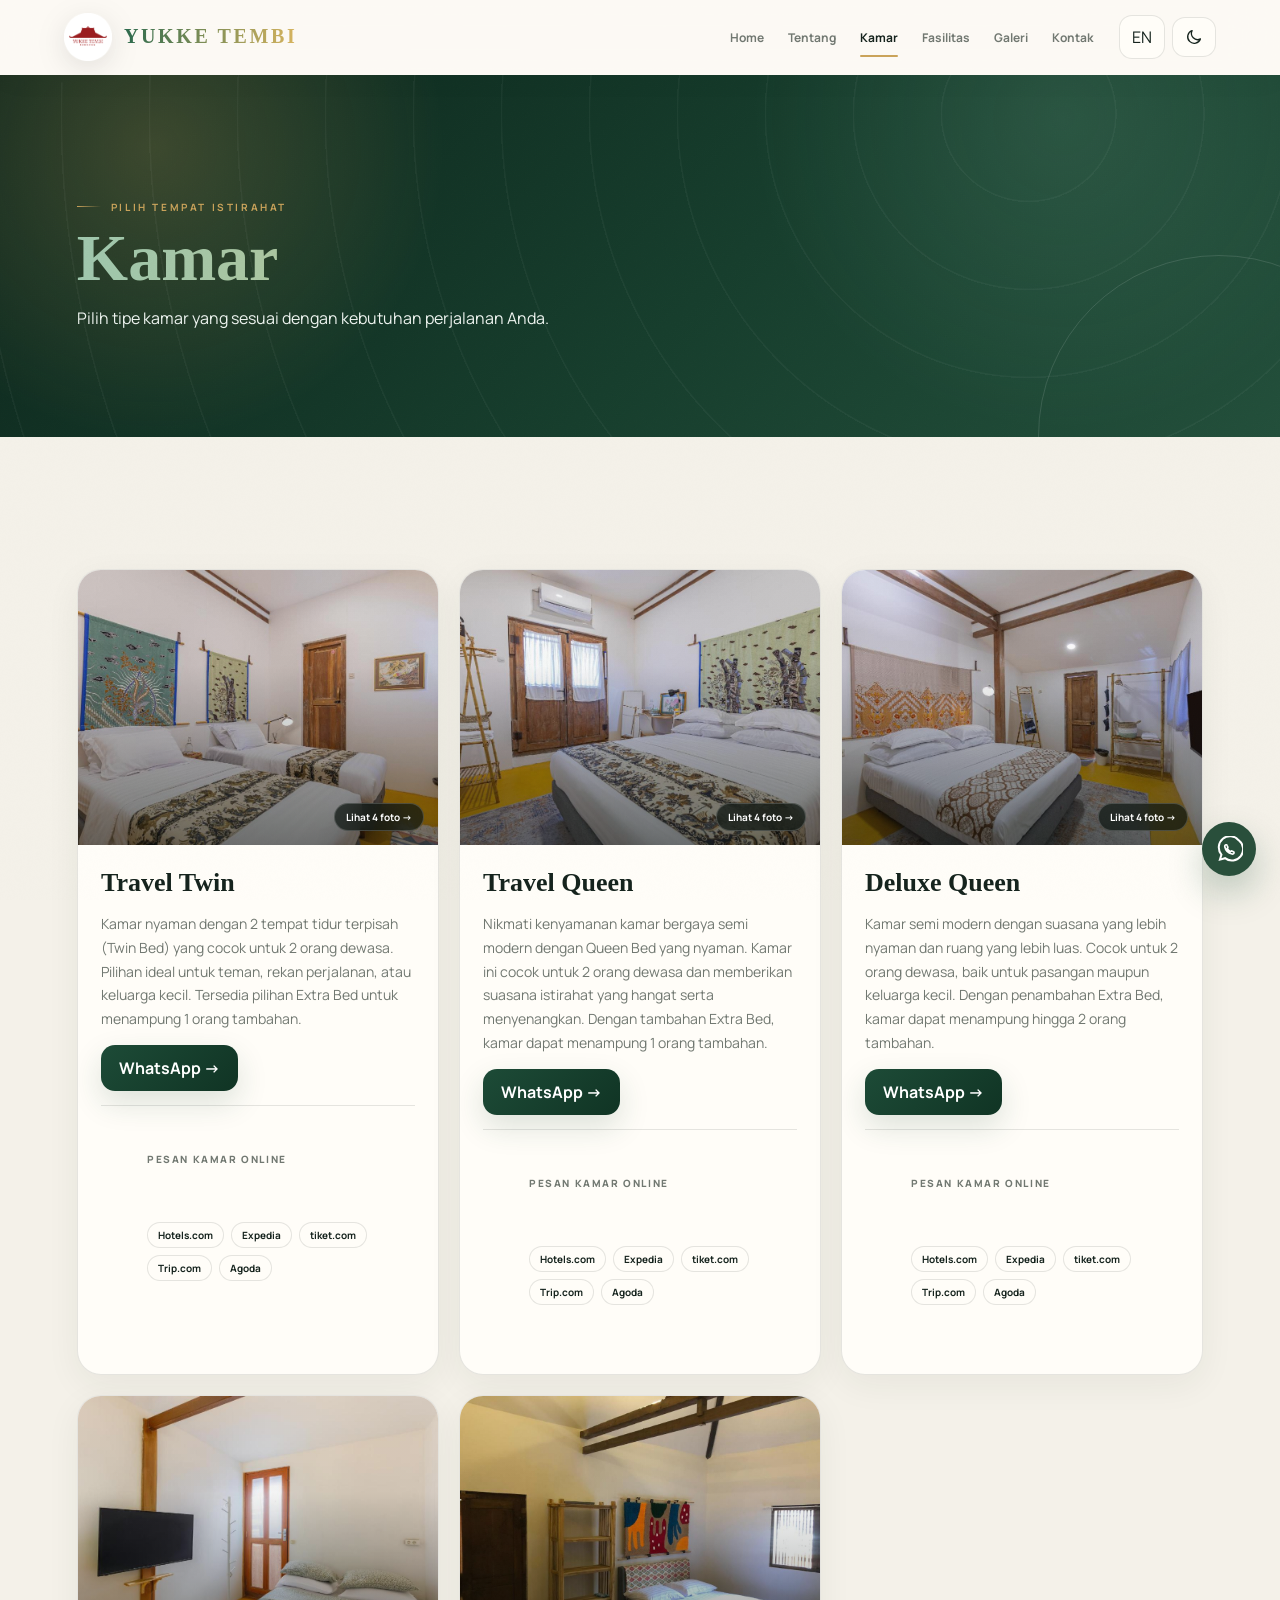
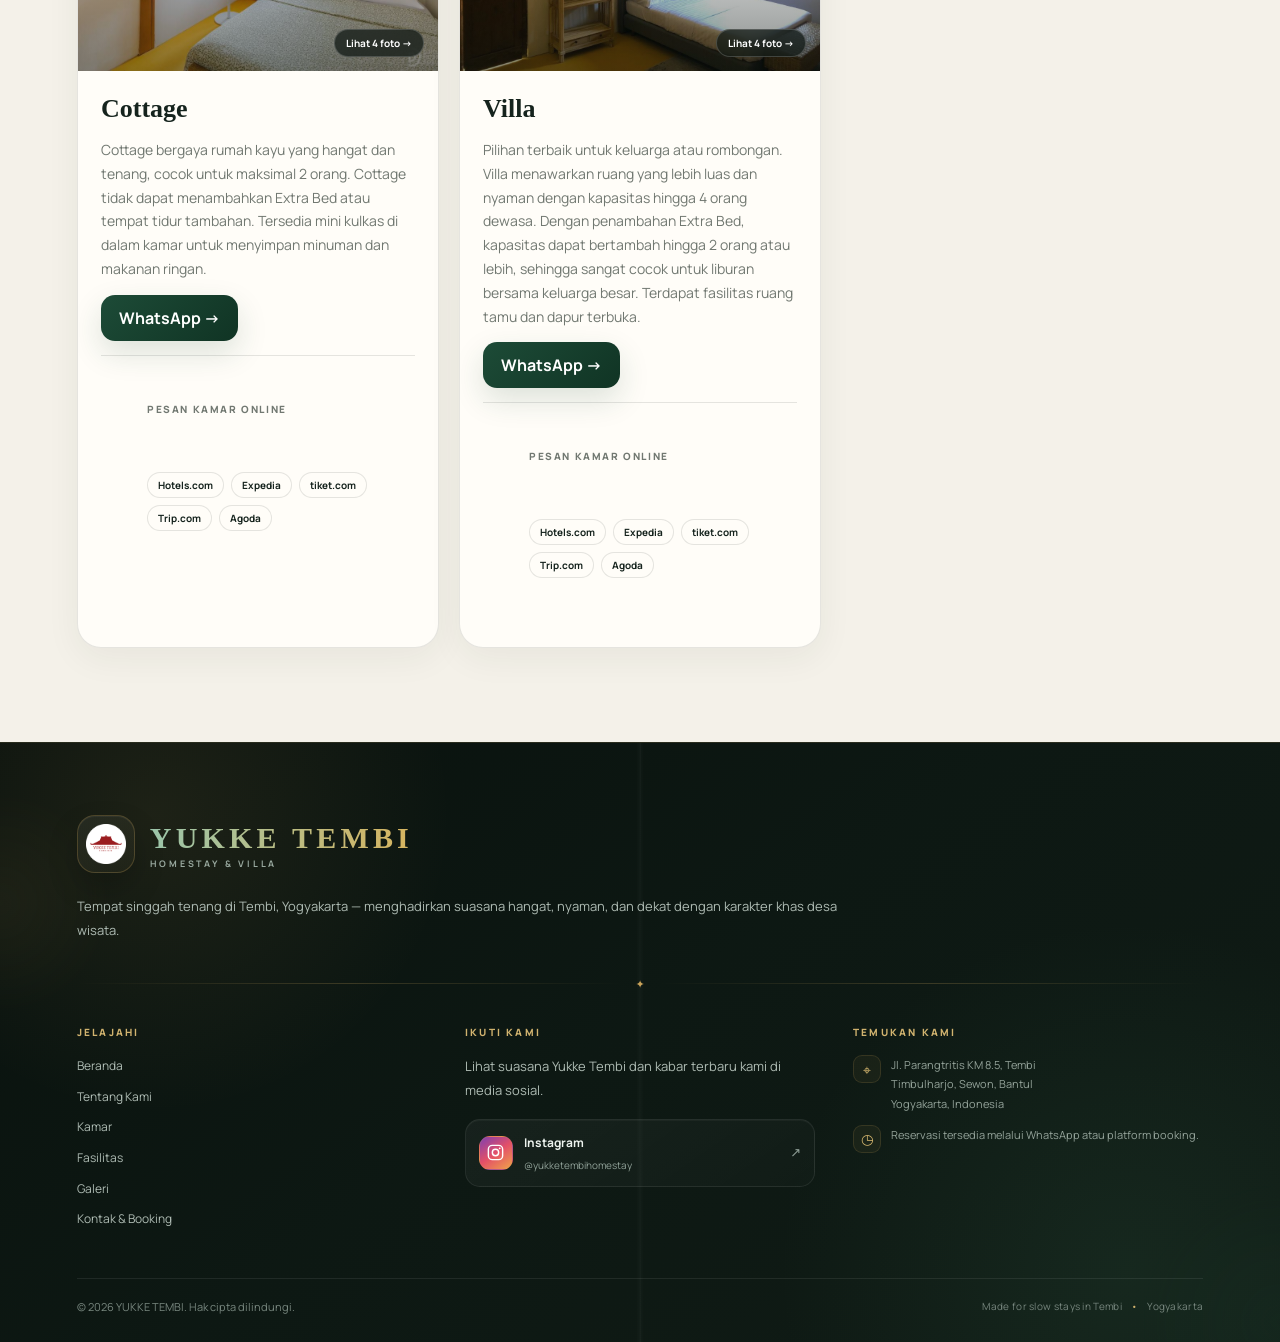
<file: rooms.html>
<!DOCTYPE html>

<html lang="id"><head><meta charset="utf-8"/><meta content="width=device-width,initial-scale=1" name="viewport"/><meta content="Yukke Tembi Homestay Yogyakarta" name="description"/><title>Rooms | Yukke Tembi Homestay</title><link href="https://fonts.googleapis.com" rel="preconnect"/><link crossorigin="" href="https://fonts.gstatic.com" rel="preconnect"/><link href="https://fonts.googleapis.com/css2?family=Cormorant+Garamond:wght@500;600;700&amp;family=Manrope:wght@400;500;600;700;800&amp;display=swap" rel="stylesheet"/><script>(function(){var t=localStorage.getItem("yukke-theme")||"light";document.documentElement.setAttribute("data-theme",t);document.documentElement.style.backgroundColor=t==="dark"?"#07100d":"#f4f1e9"}())</script><link href="css/style.css" rel="stylesheet"/><link href="assets/images/favicon.png" rel="icon" type="image/png"/></head><body><div class="ambient ambient-one"></div><div class="ambient ambient-two"></div><div class="page-noise"></div><div class="scroll-progress" id="scrollProgress"></div><header class="site-header"><div class="nav-shell"><a class="brand" href="index.html"><img alt="Yukke Tembi" src="assets/images/logo.png"/><div><strong>YUKKE TEMBI</strong></div></a><nav id="mainNav"><a class="" data-en="Home" data-id="Home" href="index.html">Home</a><a class="" data-en="About" data-id="Tentang" href="about.html">Tentang</a><a class="active" data-en="Rooms" data-id="Kamar" href="rooms.html">Kamar</a><a class="" data-en="Facilities" data-id="Fasilitas" href="facilities.html">Fasilitas</a><a class="" data-en="Gallery" data-id="Galeri" href="gallery.html">Galeri</a><a class="" data-en="Contact" data-id="Kontak" href="contact.html">Kontak</a></nav><div class="actions"><button aria-label="Menu" class="icon-btn menu-btn" id="menuBtn"><svg aria-hidden="true" viewbox="0 0 24 24"><path d="M4 7h16M4 12h16M4 17h16" fill="none" stroke="currentColor" stroke-linecap="round" stroke-width="1.8"></path></svg></button><button class="lang-btn" id="langBtn">EN</button><button aria-label="Ubah tema" class="icon-btn theme-toggle" id="themeBtn"><svg aria-hidden="true" viewbox="0 0 24 24"><path d="M20.5 14.6A8.3 8.3 0 0 1 9.4 3.5 8.7 8.7 0 1 0 20.5 14.6Z" fill="none" stroke="currentColor" stroke-linecap="round" stroke-linejoin="round" stroke-width="1.8"></path></svg></button></div></div></header><main><section class="page-hero"><div class="container"><div class="kicker" data-en="CHOOSE YOUR STAY" data-id="PILIH TEMPAT ISTIRAHAT">PILIH TEMPAT ISTIRAHAT</div><h1 data-en="Rooms" data-id="Kamar">Kamar</h1><p data-en="Choose the room type that best fits your trip." data-id="Pilih tipe kamar yang sesuai dengan kebutuhan perjalanan Anda.">Pilih tipe kamar yang sesuai dengan kebutuhan perjalanan Anda.</p></div></section><section class="section"><div class="container"><div class="room-grid"><article class="room-card reveal" data-room-gallery="assets/images/traveltwin1.jpg|assets/images/traveltwin2.jpg|assets/images/traveltwin3.jpg|assets/images/traveltwin4.jpg" data-room-name="Travel Twin"><button aria-label="Buka galeri Travel Twin" class="room-photo" type="button"><img alt="Travel Twin - Yukke Tembi" src="assets/images/traveltwin1.jpg"/><span class="room-photo-badge">Lihat 4 foto →</span></button><div><h3>Travel Twin</h3><p data-en="A comfortable room with 2 separate Twin Beds for 2 adults. Ideal for friends, travel companions, or a small family. An Extra Bed is available for 1 additional guest." data-id="Kamar nyaman dengan 2 tempat tidur terpisah (Twin Bed) yang cocok untuk 2 orang dewasa. Pilihan ideal untuk teman, rekan perjalanan, atau keluarga kecil. Tersedia pilihan Extra Bed untuk menampung 1 orang tambahan.">Kamar nyaman dengan 2 tempat tidur terpisah (Twin Bed) yang cocok untuk 2 orang dewasa. Pilihan ideal untuk teman, rekan perjalanan, atau keluarga kecil. Tersedia pilihan Extra Bed untuk menampung 1 orang tambahan.</p><a class="primary" href="https://wa.me/6282190059168?text=Halo%20Yukke%20Tembi%20Homestay,%20saya%20ingin%20menanyakan%20Travel%20Twin" target="_blank">WhatsApp →</a><div class="room-booking-options"><div class="room-booking-title">Pesan kamar online</div><div class="room-booking-links"><a class="room-booking-link" href="https://id.hotels.com/en/ho3087679264/yukke-tembi-homestay-sewon-indonesia/?chkin=2026-09-29&amp;chkout=2026-09-30&amp;x_pwa=1&amp;rfrr=HSR&amp;pwa_ts=1788807839211&amp;referrerUrl=aHR0cHM6Ly9pZC5ob3RlbHMuY29tL0hvdGVsLVNlYXJjaA%3D%3D&amp;rffrid=sem.hcom.ID.156.024.mapresults.02.desktop-1.kwrd%3DGGMETA.96458727IDen-20260929-D-ABW%3D21-camp%3D-aud%3D-N&amp;useRewards=false&amp;rm1=a2&amp;regionId=6143697&amp;destination=Sewon%2C+Special+Region+of+Yogyakarta%2C+Indonesia&amp;destType=MARKET&amp;selected=96458727&amp;latLong=-7.83559%2C110.365617&amp;mpo=EC&amp;sort=RECOMMENDED&amp;top_dp=311363&amp;top_cur=IDR&amp;mctc=10&amp;userIntent=&amp;selectedRoomType=322776803&amp;selectedRatePlan=408110857&amp;expediaPropertyId=96458727&amp;searchId=aade8548-7576-4dff-9ba0-4728947f8005&amp;containsVideo=false" rel="noopener noreferrer" target="_blank">Hotels.com</a><a class="room-booking-link" href="https://www.expedia.co.id/en/Sewon-Hotels-Yukke-Tembi-Homestay.h96458727.Hotel-Information?chkin=2026-09-29&amp;chkout=2026-09-30&amp;x_pwa=1&amp;rfrr=HSR&amp;pwa_ts=1788807833243&amp;referrerUrl=aHR0cHM6Ly93d3cuZXhwZWRpYS5jby5pZC9Ib3RlbC1TZWFyY2g%3D&amp;useRewards=false&amp;rm1=a2&amp;regionId=6143697&amp;destination=Sewon%2C+Special+Region+of+Yogyakarta%2C+Indonesia&amp;destType=MARKET&amp;selected=96458727&amp;latLong=-7.83559%2C110.365617&amp;mpo=EC&amp;sort=RECOMMENDED&amp;top_dp=311363&amp;top_cur=IDR&amp;mctc=10&amp;userIntent=&amp;selectedRoomType=322776803&amp;selectedRatePlan=408110857&amp;categorySearch=any_option&amp;searchId=1aeefb93-6e2b-413f-bb75-0c58249e02f3&amp;containsVideo=false" rel="noopener noreferrer" target="_blank">Expedia</a><a class="room-booking-link" href="https://www.tiket.com/en-id/hotel/indonesia/yukke-tembi-homestay-607001690347668806?room=1&amp;adult=2&amp;checkin=2026-09-29&amp;checkout=2026-09-30&amp;utm_source=google-hotel&amp;utm_term=0bd1f107-7566-4a44-8ee2-2a7e5489219f&amp;utm_medium=aff-meta&amp;utm_campaign=Google-Hotel-0023-B2B-none-hotel&amp;utm_external=aff&amp;searchSessionId=89D852CE-1607-4A51-9D99-6C11BEC56A65&amp;referrer=https%3A%2F%2Fwww.tiket.com%2Fen-id%2Fhotel%2Fsearch%3FhotelID%3D0bd1f107-7566-4a44-8ee2-2a7e5489219f%26checkin%3D2026-09-29%26checkout%3D2026-09-30%26adult%3D2%26country%3DID%26device%3Ddesktop%26isAat%3Dtrue%26utm_source%3Dgoogle-hotel%26utm_term%3D0bd1f107-7566-4a44-8ee2-2a7e5489219f%26utm_medium%3Daff-meta%26utm_campaign%3DGoogle-Hotel-0023-B2B-none-hotel&amp;utm_external=aff&amp;tag_meta_id=34412887&amp;tag_meta_type=google-hotel&amp;currency=IDR&amp;night=1" rel="noopener noreferrer" target="_blank">tiket.com</a><a class="room-booking-link" href="https://id.trip.com/hotels/detail/?cityEnName=Sewon&amp;cityId=730617&amp;hotelId=118067573&amp;checkIn=2026-09-29&amp;checkOut=2026-09-30&amp;adult=2&amp;children=0&amp;crn=1&amp;ages=&amp;curr=IDR&amp;barcurr=IDR&amp;fgt=1&amp;mincurr=IDR&amp;minprice=307104.00&amp;hoteluniquekey=[base64]&amp;masterhotelid_tracelogid=100051355-0a9c7ae7-496891-14302-metaRoom&amp;detailFilters=17%7C1%7E17%7E1*80%7C2%7C0%7E80%7E2*29%7C1%7E29%7E1%7C2&amp;hotelType=meta&amp;display=incavg&amp;subStamp=1420&amp;isCT=true&amp;isFlexible=F&amp;roomkey=1841877828__0_0__0_&amp;roomToken=T7ZTB3&amp;msr=%5B%7B%22roomId%22%3A1841877828%2C%22ratePlanId%22%3A%22%22%2C%22shadowId%22%3A0%2C%22rateID%22%3A%22%22%2C%22adult%22%3A0%2C%22childAgeList%22%3A%5B%5D%2C%22xPkgToken%22%3A%22%22%2C%22productCode%22%3A%22%22%7D%5D&amp;trip_sub1=29_09_2026_1_mapresults_118067573_ID_desktop_default___0_0-LANG_ID_EN-landing&amp;hasAidInUrl=true&amp;mproom=1841877828&amp;locale=en-ID" rel="noopener noreferrer" target="_blank">Trip.com</a><a class="room-booking-link" href="https://www.agoda.com/yukke-tembi-homestay/hotel/yogyakarta-id.html?countryId=192&amp;finalPriceView=1&amp;isShowMobileAppPrice=false&amp;cid=1917614&amp;numberOfBedrooms=&amp;familyMode=false&amp;adults=2&amp;children=0&amp;rooms=1&amp;maxRooms=0&amp;checkIn=2026-09-9&amp;isCalendarCallout=false&amp;childAges=&amp;numberOfGuest=0&amp;missingChildAges=false&amp;travellerType=1&amp;showReviewSubmissionEntry=false&amp;currencyCode=IDR&amp;isFreeOccSearch=false&amp;los=1&amp;searchrequestid=9e73d826-2682-43fd-a1c7-bd1977503bfb&amp;ds=T16o6xMrdfqNuEA3" rel="noopener noreferrer" target="_blank">Agoda</a></div></div></div></article><article class="room-card reveal" data-room-gallery="assets/images/travelqueen1.jpg|assets/images/travelqueen2.jpg|assets/images/travelqueen3.jpg|assets/images/travelqueen4.jpg" data-room-name="Travel Queen"><button aria-label="Buka galeri Travel Queen" class="room-photo" type="button"><img alt="Travel Queen - Yukke Tembi" src="assets/images/travelqueen1.jpg"/><span class="room-photo-badge">Lihat 4 foto →</span></button><div><h3>Travel Queen</h3><p data-en="Enjoy a comfortable semi-modern room with a cozy Queen Bed. Ideal for 2 adults, offering a warm and pleasant place to rest. With an Extra Bed, the room can accommodate 1 additional guest." data-id="Nikmati kenyamanan kamar bergaya semi modern dengan Queen Bed yang nyaman. Kamar ini cocok untuk 2 orang dewasa dan memberikan suasana istirahat yang hangat serta menyenangkan. Dengan tambahan Extra Bed, kamar dapat menampung 1 orang tambahan.">Nikmati kenyamanan kamar bergaya semi modern dengan Queen Bed yang nyaman. Kamar ini cocok untuk 2 orang dewasa dan memberikan suasana istirahat yang hangat serta menyenangkan. Dengan tambahan Extra Bed, kamar dapat menampung 1 orang tambahan.</p><a class="primary" href="https://wa.me/6282190059168?text=Halo%20Yukke%20Tembi%20Homestay,%20saya%20ingin%20menanyakan%20Travel%20Queen" target="_blank">WhatsApp →</a><div class="room-booking-options"><div class="room-booking-title">Pesan kamar online</div><div class="room-booking-links"><a class="room-booking-link" href="https://id.hotels.com/en/ho3087679264/yukke-tembi-homestay-sewon-indonesia/?chkin=2026-09-29&amp;chkout=2026-09-30&amp;x_pwa=1&amp;rfrr=HSR&amp;pwa_ts=1788807839211&amp;referrerUrl=aHR0cHM6Ly9pZC5ob3RlbHMuY29tL0hvdGVsLVNlYXJjaA%3D%3D&amp;rffrid=sem.hcom.ID.156.024.mapresults.02.desktop-1.kwrd%3DGGMETA.96458727IDen-20260929-D-ABW%3D21-camp%3D-aud%3D-N&amp;useRewards=false&amp;rm1=a2&amp;regionId=6143697&amp;destination=Sewon%2C+Special+Region+of+Yogyakarta%2C+Indonesia&amp;destType=MARKET&amp;selected=96458727&amp;latLong=-7.83559%2C110.365617&amp;mpo=EC&amp;sort=RECOMMENDED&amp;top_dp=311363&amp;top_cur=IDR&amp;mctc=10&amp;userIntent=&amp;selectedRoomType=322776803&amp;selectedRatePlan=408110857&amp;expediaPropertyId=96458727&amp;searchId=aade8548-7576-4dff-9ba0-4728947f8005&amp;containsVideo=false" rel="noopener noreferrer" target="_blank">Hotels.com</a><a class="room-booking-link" href="https://www.expedia.co.id/en/Sewon-Hotels-Yukke-Tembi-Homestay.h96458727.Hotel-Information?chkin=2026-09-29&amp;chkout=2026-09-30&amp;x_pwa=1&amp;rfrr=HSR&amp;pwa_ts=1788807833243&amp;referrerUrl=aHR0cHM6Ly93d3cuZXhwZWRpYS5jby5pZC9Ib3RlbC1TZWFyY2g%3D&amp;useRewards=false&amp;rm1=a2&amp;regionId=6143697&amp;destination=Sewon%2C+Special+Region+of+Yogyakarta%2C+Indonesia&amp;destType=MARKET&amp;selected=96458727&amp;latLong=-7.83559%2C110.365617&amp;mpo=EC&amp;sort=RECOMMENDED&amp;top_dp=311363&amp;top_cur=IDR&amp;mctc=10&amp;userIntent=&amp;selectedRoomType=322776803&amp;selectedRatePlan=408110857&amp;categorySearch=any_option&amp;searchId=1aeefb93-6e2b-413f-bb75-0c58249e02f3&amp;containsVideo=false" rel="noopener noreferrer" target="_blank">Expedia</a><a class="room-booking-link" href="https://www.tiket.com/en-id/hotel/indonesia/yukke-tembi-homestay-607001690347668806?room=1&amp;adult=2&amp;checkin=2026-09-29&amp;checkout=2026-09-30&amp;utm_source=google-hotel&amp;utm_term=0bd1f107-7566-4a44-8ee2-2a7e5489219f&amp;utm_medium=aff-meta&amp;utm_campaign=Google-Hotel-0023-B2B-none-hotel&amp;utm_external=aff&amp;searchSessionId=89D852CE-1607-4A51-9D99-6C11BEC56A65&amp;referrer=https%3A%2F%2Fwww.tiket.com%2Fen-id%2Fhotel%2Fsearch%3FhotelID%3D0bd1f107-7566-4a44-8ee2-2a7e5489219f%26checkin%3D2026-09-29%26checkout%3D2026-09-30%26adult%3D2%26country%3DID%26device%3Ddesktop%26isAat%3Dtrue%26utm_source%3Dgoogle-hotel%26utm_term%3D0bd1f107-7566-4a44-8ee2-2a7e5489219f%26utm_medium%3Daff-meta%26utm_campaign%3DGoogle-Hotel-0023-B2B-none-hotel&amp;utm_external=aff&amp;tag_meta_id=34412887&amp;tag_meta_type=google-hotel&amp;currency=IDR&amp;night=1" rel="noopener noreferrer" target="_blank">tiket.com</a><a class="room-booking-link" href="https://id.trip.com/hotels/detail/?cityEnName=Sewon&amp;cityId=730617&amp;hotelId=118067573&amp;checkIn=2026-09-29&amp;checkOut=2026-09-30&amp;adult=2&amp;children=0&amp;crn=1&amp;ages=&amp;curr=IDR&amp;barcurr=IDR&amp;fgt=1&amp;mincurr=IDR&amp;minprice=307104.00&amp;hoteluniquekey=[base64]&amp;masterhotelid_tracelogid=100051355-0a9c7ae7-496891-14302-metaRoom&amp;detailFilters=17%7C1%7E17%7E1*80%7C2%7C0%7E80%7E2*29%7C1%7E29%7E1%7C2&amp;hotelType=meta&amp;display=incavg&amp;subStamp=1420&amp;isCT=true&amp;isFlexible=F&amp;roomkey=1841877828__0_0__0_&amp;roomToken=T7ZTB3&amp;msr=%5B%7B%22roomId%22%3A1841877828%2C%22ratePlanId%22%3A%22%22%2C%22shadowId%22%3A0%2C%22rateID%22%3A%22%22%2C%22adult%22%3A0%2C%22childAgeList%22%3A%5B%5D%2C%22xPkgToken%22%3A%22%22%2C%22productCode%22%3A%22%22%7D%5D&amp;trip_sub1=29_09_2026_1_mapresults_118067573_ID_desktop_default___0_0-LANG_ID_EN-landing&amp;hasAidInUrl=true&amp;mproom=1841877828&amp;locale=en-ID" rel="noopener noreferrer" target="_blank">Trip.com</a><a class="room-booking-link" href="https://www.agoda.com/yukke-tembi-homestay/hotel/yogyakarta-id.html?countryId=192&amp;finalPriceView=1&amp;isShowMobileAppPrice=false&amp;cid=1917614&amp;numberOfBedrooms=&amp;familyMode=false&amp;adults=2&amp;children=0&amp;rooms=1&amp;maxRooms=0&amp;checkIn=2026-09-9&amp;isCalendarCallout=false&amp;childAges=&amp;numberOfGuest=0&amp;missingChildAges=false&amp;travellerType=1&amp;showReviewSubmissionEntry=false&amp;currencyCode=IDR&amp;isFreeOccSearch=false&amp;los=1&amp;searchrequestid=9e73d826-2682-43fd-a1c7-bd1977503bfb&amp;ds=T16o6xMrdfqNuEA3" rel="noopener noreferrer" target="_blank">Agoda</a></div></div></div></article><article class="room-card reveal" data-room-gallery="assets/images/deluxequeen1.jpg|assets/images/deluxequeen2.jpg|assets/images/deluxequeen3.jpg|assets/images/deluxequeen4.jpg" data-room-name="Deluxe Queen"><button aria-label="Buka galeri Deluxe Queen" class="room-photo" type="button"><img alt="Deluxe Queen - Yukke Tembi" src="assets/images/deluxequeen1.jpg"/><span class="room-photo-badge">Lihat 4 foto →</span></button><div><h3>Deluxe Queen</h3><p data-en="A semi-modern room with a more comfortable atmosphere and more spacious layout. Suitable for 2 adults, whether couples or small families. With Extra Beds, it can accommodate up to 2 additional guests." data-id="Kamar semi modern dengan suasana yang lebih nyaman dan ruang yang lebih luas. Cocok untuk 2 orang dewasa, baik untuk pasangan maupun keluarga kecil. Dengan penambahan Extra Bed, kamar dapat menampung hingga 2 orang tambahan.">Kamar semi modern dengan suasana yang lebih nyaman dan ruang yang lebih luas. Cocok untuk 2 orang dewasa, baik untuk pasangan maupun keluarga kecil. Dengan penambahan Extra Bed, kamar dapat menampung hingga 2 orang tambahan.</p><a class="primary" href="https://wa.me/6282190059168?text=Halo%20Yukke%20Tembi%20Homestay,%20saya%20ingin%20menanyakan%20Deluxe%20Queen" target="_blank">WhatsApp →</a><div class="room-booking-options"><div class="room-booking-title">Pesan kamar online</div><div class="room-booking-links"><a class="room-booking-link" href="https://id.hotels.com/en/ho3087679264/yukke-tembi-homestay-sewon-indonesia/?chkin=2026-09-29&amp;chkout=2026-09-30&amp;x_pwa=1&amp;rfrr=HSR&amp;pwa_ts=1788807839211&amp;referrerUrl=aHR0cHM6Ly9pZC5ob3RlbHMuY29tL0hvdGVsLVNlYXJjaA%3D%3D&amp;rffrid=sem.hcom.ID.156.024.mapresults.02.desktop-1.kwrd%3DGGMETA.96458727IDen-20260929-D-ABW%3D21-camp%3D-aud%3D-N&amp;useRewards=false&amp;rm1=a2&amp;regionId=6143697&amp;destination=Sewon%2C+Special+Region+of+Yogyakarta%2C+Indonesia&amp;destType=MARKET&amp;selected=96458727&amp;latLong=-7.83559%2C110.365617&amp;mpo=EC&amp;sort=RECOMMENDED&amp;top_dp=311363&amp;top_cur=IDR&amp;mctc=10&amp;userIntent=&amp;selectedRoomType=322776803&amp;selectedRatePlan=408110857&amp;expediaPropertyId=96458727&amp;searchId=aade8548-7576-4dff-9ba0-4728947f8005&amp;containsVideo=false" rel="noopener noreferrer" target="_blank">Hotels.com</a><a class="room-booking-link" href="https://www.expedia.co.id/en/Sewon-Hotels-Yukke-Tembi-Homestay.h96458727.Hotel-Information?chkin=2026-09-29&amp;chkout=2026-09-30&amp;x_pwa=1&amp;rfrr=HSR&amp;pwa_ts=1788807833243&amp;referrerUrl=aHR0cHM6Ly93d3cuZXhwZWRpYS5jby5pZC9Ib3RlbC1TZWFyY2g%3D&amp;useRewards=false&amp;rm1=a2&amp;regionId=6143697&amp;destination=Sewon%2C+Special+Region+of+Yogyakarta%2C+Indonesia&amp;destType=MARKET&amp;selected=96458727&amp;latLong=-7.83559%2C110.365617&amp;mpo=EC&amp;sort=RECOMMENDED&amp;top_dp=311363&amp;top_cur=IDR&amp;mctc=10&amp;userIntent=&amp;selectedRoomType=322776803&amp;selectedRatePlan=408110857&amp;categorySearch=any_option&amp;searchId=1aeefb93-6e2b-413f-bb75-0c58249e02f3&amp;containsVideo=false" rel="noopener noreferrer" target="_blank">Expedia</a><a class="room-booking-link" href="https://www.tiket.com/en-id/hotel/indonesia/yukke-tembi-homestay-607001690347668806?room=1&amp;adult=2&amp;checkin=2026-09-29&amp;checkout=2026-09-30&amp;utm_source=google-hotel&amp;utm_term=0bd1f107-7566-4a44-8ee2-2a7e5489219f&amp;utm_medium=aff-meta&amp;utm_campaign=Google-Hotel-0023-B2B-none-hotel&amp;utm_external=aff&amp;searchSessionId=89D852CE-1607-4A51-9D99-6C11BEC56A65&amp;referrer=https%3A%2F%2Fwww.tiket.com%2Fen-id%2Fhotel%2Fsearch%3FhotelID%3D0bd1f107-7566-4a44-8ee2-2a7e5489219f%26checkin%3D2026-09-29%26checkout%3D2026-09-30%26adult%3D2%26country%3DID%26device%3Ddesktop%26isAat%3Dtrue%26utm_source%3Dgoogle-hotel%26utm_term%3D0bd1f107-7566-4a44-8ee2-2a7e5489219f%26utm_medium%3Daff-meta%26utm_campaign%3DGoogle-Hotel-0023-B2B-none-hotel&amp;utm_external=aff&amp;tag_meta_id=34412887&amp;tag_meta_type=google-hotel&amp;currency=IDR&amp;night=1" rel="noopener noreferrer" target="_blank">tiket.com</a><a class="room-booking-link" href="https://id.trip.com/hotels/detail/?cityEnName=Sewon&amp;cityId=730617&amp;hotelId=118067573&amp;checkIn=2026-09-29&amp;checkOut=2026-09-30&amp;adult=2&amp;children=0&amp;crn=1&amp;ages=&amp;curr=IDR&amp;barcurr=IDR&amp;fgt=1&amp;mincurr=IDR&amp;minprice=307104.00&amp;hoteluniquekey=[base64]&amp;masterhotelid_tracelogid=100051355-0a9c7ae7-496891-14302-metaRoom&amp;detailFilters=17%7C1%7E17%7E1*80%7C2%7C0%7E80%7E2*29%7C1%7E29%7E1%7C2&amp;hotelType=meta&amp;display=incavg&amp;subStamp=1420&amp;isCT=true&amp;isFlexible=F&amp;roomkey=1841877828__0_0__0_&amp;roomToken=T7ZTB3&amp;msr=%5B%7B%22roomId%22%3A1841877828%2C%22ratePlanId%22%3A%22%22%2C%22shadowId%22%3A0%2C%22rateID%22%3A%22%22%2C%22adult%22%3A0%2C%22childAgeList%22%3A%5B%5D%2C%22xPkgToken%22%3A%22%22%2C%22productCode%22%3A%22%22%7D%5D&amp;trip_sub1=29_09_2026_1_mapresults_118067573_ID_desktop_default___0_0-LANG_ID_EN-landing&amp;hasAidInUrl=true&amp;mproom=1841877828&amp;locale=en-ID" rel="noopener noreferrer" target="_blank">Trip.com</a><a class="room-booking-link" href="https://www.agoda.com/yukke-tembi-homestay/hotel/yogyakarta-id.html?countryId=192&amp;finalPriceView=1&amp;isShowMobileAppPrice=false&amp;cid=1917614&amp;numberOfBedrooms=&amp;familyMode=false&amp;adults=2&amp;children=0&amp;rooms=1&amp;maxRooms=0&amp;checkIn=2026-09-9&amp;isCalendarCallout=false&amp;childAges=&amp;numberOfGuest=0&amp;missingChildAges=false&amp;travellerType=1&amp;showReviewSubmissionEntry=false&amp;currencyCode=IDR&amp;isFreeOccSearch=false&amp;los=1&amp;searchrequestid=9e73d826-2682-43fd-a1c7-bd1977503bfb&amp;ds=T16o6xMrdfqNuEA3" rel="noopener noreferrer" target="_blank">Agoda</a></div></div></div></article><article class="room-card reveal" data-room-gallery="assets/images/cottage1.jpg|assets/images/cottage2.jpg|assets/images/cottage3.jpg|assets/images/cottage4.jpg" data-room-name="Cottage"><button aria-label="Buka galeri Cottage" class="room-photo" type="button"><img alt="Cottage - Yukke Tembi" src="assets/images/cottage1.jpg"/><span class="room-photo-badge">Lihat 4 foto →</span></button><div><h3>Cottage</h3><p data-en="A warm and peaceful wooden cottage, suitable for a maximum of 2 guests. Extra Beds or additional beds cannot be added. A mini refrigerator is provided inside the cottage for drinks and light snacks." data-id="Cottage bergaya rumah kayu yang hangat dan tenang, cocok untuk maksimal 2 orang. Cottage tidak dapat menambahkan Extra Bed atau tempat tidur tambahan. Tersedia mini kulkas di dalam kamar untuk menyimpan minuman dan makanan ringan.">Cottage bergaya rumah kayu yang hangat dan tenang, cocok untuk maksimal 2 orang. Cottage tidak dapat menambahkan Extra Bed atau tempat tidur tambahan. Tersedia mini kulkas di dalam kamar untuk menyimpan minuman dan makanan ringan.</p><a class="primary" href="https://wa.me/6282190059168?text=Halo%20Yukke%20Tembi%20Homestay,%20saya%20ingin%20menanyakan%20Cottage" target="_blank">WhatsApp →</a><div class="room-booking-options"><div class="room-booking-title">Pesan kamar online</div><div class="room-booking-links"><a class="room-booking-link" href="https://id.hotels.com/en/ho3087679264/yukke-tembi-homestay-sewon-indonesia/?chkin=2026-09-29&amp;chkout=2026-09-30&amp;x_pwa=1&amp;rfrr=HSR&amp;pwa_ts=1788807839211&amp;referrerUrl=aHR0cHM6Ly9pZC5ob3RlbHMuY29tL0hvdGVsLVNlYXJjaA%3D%3D&amp;rffrid=sem.hcom.ID.156.024.mapresults.02.desktop-1.kwrd%3DGGMETA.96458727IDen-20260929-D-ABW%3D21-camp%3D-aud%3D-N&amp;useRewards=false&amp;rm1=a2&amp;regionId=6143697&amp;destination=Sewon%2C+Special+Region+of+Yogyakarta%2C+Indonesia&amp;destType=MARKET&amp;selected=96458727&amp;latLong=-7.83559%2C110.365617&amp;mpo=EC&amp;sort=RECOMMENDED&amp;top_dp=311363&amp;top_cur=IDR&amp;mctc=10&amp;userIntent=&amp;selectedRoomType=322776803&amp;selectedRatePlan=408110857&amp;expediaPropertyId=96458727&amp;searchId=aade8548-7576-4dff-9ba0-4728947f8005&amp;containsVideo=false" rel="noopener noreferrer" target="_blank">Hotels.com</a><a class="room-booking-link" href="https://www.expedia.co.id/en/Sewon-Hotels-Yukke-Tembi-Homestay.h96458727.Hotel-Information?chkin=2026-09-29&amp;chkout=2026-09-30&amp;x_pwa=1&amp;rfrr=HSR&amp;pwa_ts=1788807833243&amp;referrerUrl=aHR0cHM6Ly93d3cuZXhwZWRpYS5jby5pZC9Ib3RlbC1TZWFyY2g%3D&amp;useRewards=false&amp;rm1=a2&amp;regionId=6143697&amp;destination=Sewon%2C+Special+Region+of+Yogyakarta%2C+Indonesia&amp;destType=MARKET&amp;selected=96458727&amp;latLong=-7.83559%2C110.365617&amp;mpo=EC&amp;sort=RECOMMENDED&amp;top_dp=311363&amp;top_cur=IDR&amp;mctc=10&amp;userIntent=&amp;selectedRoomType=322776803&amp;selectedRatePlan=408110857&amp;categorySearch=any_option&amp;searchId=1aeefb93-6e2b-413f-bb75-0c58249e02f3&amp;containsVideo=false" rel="noopener noreferrer" target="_blank">Expedia</a><a class="room-booking-link" href="https://www.tiket.com/en-id/hotel/indonesia/yukke-tembi-homestay-607001690347668806?room=1&amp;adult=2&amp;checkin=2026-09-29&amp;checkout=2026-09-30&amp;utm_source=google-hotel&amp;utm_term=0bd1f107-7566-4a44-8ee2-2a7e5489219f&amp;utm_medium=aff-meta&amp;utm_campaign=Google-Hotel-0023-B2B-none-hotel&amp;utm_external=aff&amp;searchSessionId=89D852CE-1607-4A51-9D99-6C11BEC56A65&amp;referrer=https%3A%2F%2Fwww.tiket.com%2Fen-id%2Fhotel%2Fsearch%3FhotelID%3D0bd1f107-7566-4a44-8ee2-2a7e5489219f%26checkin%3D2026-09-29%26checkout%3D2026-09-30%26adult%3D2%26country%3DID%26device%3Ddesktop%26isAat%3Dtrue%26utm_source%3Dgoogle-hotel%26utm_term%3D0bd1f107-7566-4a44-8ee2-2a7e5489219f%26utm_medium%3Daff-meta%26utm_campaign%3DGoogle-Hotel-0023-B2B-none-hotel&amp;utm_external=aff&amp;tag_meta_id=34412887&amp;tag_meta_type=google-hotel&amp;currency=IDR&amp;night=1" rel="noopener noreferrer" target="_blank">tiket.com</a><a class="room-booking-link" href="https://id.trip.com/hotels/detail/?cityEnName=Sewon&amp;cityId=730617&amp;hotelId=118067573&amp;checkIn=2026-09-29&amp;checkOut=2026-09-30&amp;adult=2&amp;children=0&amp;crn=1&amp;ages=&amp;curr=IDR&amp;barcurr=IDR&amp;fgt=1&amp;mincurr=IDR&amp;minprice=307104.00&amp;hoteluniquekey=[base64]&amp;masterhotelid_tracelogid=100051355-0a9c7ae7-496891-14302-metaRoom&amp;detailFilters=17%7C1%7E17%7E1*80%7C2%7C0%7E80%7E2*29%7C1%7E29%7E1%7C2&amp;hotelType=meta&amp;display=incavg&amp;subStamp=1420&amp;isCT=true&amp;isFlexible=F&amp;roomkey=1841877828__0_0__0_&amp;roomToken=T7ZTB3&amp;msr=%5B%7B%22roomId%22%3A1841877828%2C%22ratePlanId%22%3A%22%22%2C%22shadowId%22%3A0%2C%22rateID%22%3A%22%22%2C%22adult%22%3A0%2C%22childAgeList%22%3A%5B%5D%2C%22xPkgToken%22%3A%22%22%2C%22productCode%22%3A%22%22%7D%5D&amp;trip_sub1=29_09_2026_1_mapresults_118067573_ID_desktop_default___0_0-LANG_ID_EN-landing&amp;hasAidInUrl=true&amp;mproom=1841877828&amp;locale=en-ID" rel="noopener noreferrer" target="_blank">Trip.com</a><a class="room-booking-link" href="https://www.agoda.com/yukke-tembi-homestay/hotel/yogyakarta-id.html?countryId=192&amp;finalPriceView=1&amp;isShowMobileAppPrice=false&amp;cid=1917614&amp;numberOfBedrooms=&amp;familyMode=false&amp;adults=2&amp;children=0&amp;rooms=1&amp;maxRooms=0&amp;checkIn=2026-09-9&amp;isCalendarCallout=false&amp;childAges=&amp;numberOfGuest=0&amp;missingChildAges=false&amp;travellerType=1&amp;showReviewSubmissionEntry=false&amp;currencyCode=IDR&amp;isFreeOccSearch=false&amp;los=1&amp;searchrequestid=9e73d826-2682-43fd-a1c7-bd1977503bfb&amp;ds=T16o6xMrdfqNuEA3" rel="noopener noreferrer" target="_blank">Agoda</a></div></div></div></article><article class="room-card reveal" data-room-gallery="assets/images/villa1.jpg|assets/images/villa2.jpg|assets/images/villa3.jpg|assets/images/villa4.jpg" data-room-name="Villa"><button aria-label="Buka galeri Villa" class="room-photo" type="button"><img alt="Villa - Yukke Tembi" src="assets/images/villa1.jpg"/><span class="room-photo-badge">Lihat 4 foto →</span></button><div><h3>Villa</h3><p data-en="A great choice for families or groups. The Villa offers a more spacious and comfortable stay for up to 4 adults. With Extra Beds, capacity can be increased by 2 or more guests, making it ideal for a larger family getaway. There is a living room and an open-plan kitchen." data-id="Pilihan terbaik untuk keluarga atau rombongan. Villa menawarkan ruang yang lebih luas dan nyaman dengan kapasitas hingga 4 orang dewasa. Dengan penambahan Extra Bed, kapasitas dapat bertambah hingga 2 orang atau lebih, sehingga sangat cocok untuk liburan bersama keluarga besar. Terdapat fasilitas ruang tamu dan dapur terbuka.">Pilihan terbaik untuk keluarga atau rombongan. Villa menawarkan ruang yang lebih luas dan nyaman dengan kapasitas hingga 4 orang dewasa. Dengan penambahan Extra Bed, kapasitas dapat bertambah hingga 2 orang atau lebih, sehingga sangat cocok untuk liburan bersama keluarga besar. Terdapat fasilitas ruang tamu dan dapur terbuka.</p><a class="primary" href="https://wa.me/6282190059168?text=Halo%20Yukke%20Tembi%20Homestay,%20saya%20ingin%20menanyakan%20Villa" target="_blank">WhatsApp →</a><div class="room-booking-options"><div class="room-booking-title">Pesan kamar online</div><div class="room-booking-links"><a class="room-booking-link" href="https://id.hotels.com/en/ho3087679264/yukke-tembi-homestay-sewon-indonesia/?chkin=2026-09-29&amp;chkout=2026-09-30&amp;x_pwa=1&amp;rfrr=HSR&amp;pwa_ts=1788807839211&amp;referrerUrl=aHR0cHM6Ly9pZC5ob3RlbHMuY29tL0hvdGVsLVNlYXJjaA%3D%3D&amp;rffrid=sem.hcom.ID.156.024.mapresults.02.desktop-1.kwrd%3DGGMETA.96458727IDen-20260929-D-ABW%3D21-camp%3D-aud%3D-N&amp;useRewards=false&amp;rm1=a2&amp;regionId=6143697&amp;destination=Sewon%2C+Special+Region+of+Yogyakarta%2C+Indonesia&amp;destType=MARKET&amp;selected=96458727&amp;latLong=-7.83559%2C110.365617&amp;mpo=EC&amp;sort=RECOMMENDED&amp;top_dp=311363&amp;top_cur=IDR&amp;mctc=10&amp;userIntent=&amp;selectedRoomType=322776803&amp;selectedRatePlan=408110857&amp;expediaPropertyId=96458727&amp;searchId=aade8548-7576-4dff-9ba0-4728947f8005&amp;containsVideo=false" rel="noopener noreferrer" target="_blank">Hotels.com</a><a class="room-booking-link" href="https://www.expedia.co.id/en/Sewon-Hotels-Yukke-Tembi-Homestay.h96458727.Hotel-Information?chkin=2026-09-29&amp;chkout=2026-09-30&amp;x_pwa=1&amp;rfrr=HSR&amp;pwa_ts=1788807833243&amp;referrerUrl=aHR0cHM6Ly93d3cuZXhwZWRpYS5jby5pZC9Ib3RlbC1TZWFyY2g%3D&amp;useRewards=false&amp;rm1=a2&amp;regionId=6143697&amp;destination=Sewon%2C+Special+Region+of+Yogyakarta%2C+Indonesia&amp;destType=MARKET&amp;selected=96458727&amp;latLong=-7.83559%2C110.365617&amp;mpo=EC&amp;sort=RECOMMENDED&amp;top_dp=311363&amp;top_cur=IDR&amp;mctc=10&amp;userIntent=&amp;selectedRoomType=322776803&amp;selectedRatePlan=408110857&amp;categorySearch=any_option&amp;searchId=1aeefb93-6e2b-413f-bb75-0c58249e02f3&amp;containsVideo=false" rel="noopener noreferrer" target="_blank">Expedia</a><a class="room-booking-link" href="https://www.tiket.com/en-id/hotel/indonesia/yukke-tembi-homestay-607001690347668806?room=1&amp;adult=2&amp;checkin=2026-09-29&amp;checkout=2026-09-30&amp;utm_source=google-hotel&amp;utm_term=0bd1f107-7566-4a44-8ee2-2a7e5489219f&amp;utm_medium=aff-meta&amp;utm_campaign=Google-Hotel-0023-B2B-none-hotel&amp;utm_external=aff&amp;searchSessionId=89D852CE-1607-4A51-9D99-6C11BEC56A65&amp;referrer=https%3A%2F%2Fwww.tiket.com%2Fen-id%2Fhotel%2Fsearch%3FhotelID%3D0bd1f107-7566-4a44-8ee2-2a7e5489219f%26checkin%3D2026-09-29%26checkout%3D2026-09-30%26adult%3D2%26country%3DID%26device%3Ddesktop%26isAat%3Dtrue%26utm_source%3Dgoogle-hotel%26utm_term%3D0bd1f107-7566-4a44-8ee2-2a7e5489219f%26utm_medium%3Daff-meta%26utm_campaign%3DGoogle-Hotel-0023-B2B-none-hotel&amp;utm_external=aff&amp;tag_meta_id=34412887&amp;tag_meta_type=google-hotel&amp;currency=IDR&amp;night=1" rel="noopener noreferrer" target="_blank">tiket.com</a><a class="room-booking-link" href="https://id.trip.com/hotels/detail/?cityEnName=Sewon&amp;cityId=730617&amp;hotelId=118067573&amp;checkIn=2026-09-29&amp;checkOut=2026-09-30&amp;adult=2&amp;children=0&amp;crn=1&amp;ages=&amp;curr=IDR&amp;barcurr=IDR&amp;fgt=1&amp;mincurr=IDR&amp;minprice=307104.00&amp;hoteluniquekey=[base64]&amp;masterhotelid_tracelogid=100051355-0a9c7ae7-496891-14302-metaRoom&amp;detailFilters=17%7C1%7E17%7E1*80%7C2%7C0%7E80%7E2*29%7C1%7E29%7E1%7C2&amp;hotelType=meta&amp;display=incavg&amp;subStamp=1420&amp;isCT=true&amp;isFlexible=F&amp;roomkey=1841877828__0_0__0_&amp;roomToken=T7ZTB3&amp;msr=%5B%7B%22roomId%22%3A1841877828%2C%22ratePlanId%22%3A%22%22%2C%22shadowId%22%3A0%2C%22rateID%22%3A%22%22%2C%22adult%22%3A0%2C%22childAgeList%22%3A%5B%5D%2C%22xPkgToken%22%3A%22%22%2C%22productCode%22%3A%22%22%7D%5D&amp;trip_sub1=29_09_2026_1_mapresults_118067573_ID_desktop_default___0_0-LANG_ID_EN-landing&amp;hasAidInUrl=true&amp;mproom=1841877828&amp;locale=en-ID" rel="noopener noreferrer" target="_blank">Trip.com</a><a class="room-booking-link" href="https://www.agoda.com/yukke-tembi-homestay/hotel/yogyakarta-id.html?countryId=192&amp;finalPriceView=1&amp;isShowMobileAppPrice=false&amp;cid=1917614&amp;numberOfBedrooms=&amp;familyMode=false&amp;adults=2&amp;children=0&amp;rooms=1&amp;maxRooms=0&amp;checkIn=2026-09-9&amp;isCalendarCallout=false&amp;childAges=&amp;numberOfGuest=0&amp;missingChildAges=false&amp;travellerType=1&amp;showReviewSubmissionEntry=false&amp;currencyCode=IDR&amp;isFreeOccSearch=false&amp;los=1&amp;searchrequestid=9e73d826-2682-43fd-a1c7-bd1977503bfb&amp;ds=T16o6xMrdfqNuEA3" rel="noopener noreferrer" target="_blank">Agoda</a></div></div></div></article></div></div></section><a aria-label="WhatsApp" class="float-wa" href="https://wa.me/6282190059168?text=Halo%20Yukke%20Tembi%20Homestay,%20saya%20ingin%20bertanya%20tentang%20kamar." target="_blank"><svg aria-hidden="true" class="wa-float-icon" viewbox="0 0 24 24"><path d="M20.2 3.8A10 10 0 0 0 4.8 16.6L3.5 21l4.5-1.3A10 10 0 0 0 20.2 3.8Z" fill="none" stroke="currentColor" stroke-width="1.8"></path><path d="M8.1 8.2c.2-.4.5-.4.8-.4h.4c.2 0 .4.1.5.4l.7 1.6c.1.3.1.5-.1.7l-.5.6c.7 1.2 1.6 2.1 2.8 2.8l.6-.5c.2-.2.4-.2.7-.1l1.6.7c.3.1.4.3.4.5v.4c0 .3 0 .6-.4.8-.3.2-.9.4-1.4.3-3.2-.7-5.7-3.2-6.4-6.4-.1-.5.1-1.1.3-1.4Z" fill="none" stroke="currentColor" stroke-linecap="round" stroke-linejoin="round" stroke-width="1.5"></path></svg></a><button aria-label="Back to top" class="scroll-top" id="scrollTop">↑</button><div aria-hidden="true" class="room-lightbox" id="roomLightbox">
<div aria-label="Galeri kamar" aria-modal="true" class="room-lightbox-dialog" role="dialog"><button aria-label="Tutup" class="room-lightbox-close" id="roomLightboxClose" type="button">×</button><button aria-label="Foto sebelumnya" class="room-lightbox-nav room-lightbox-prev" id="roomLightboxPrev" type="button">‹</button><img alt="" id="roomLightboxImage"/><button aria-label="Foto berikutnya" class="room-lightbox-nav room-lightbox-next" id="roomLightboxNext" type="button">›</button><div class="room-lightbox-meta"><strong id="roomLightboxTitle"></strong><span id="roomLightboxCounter"></span></div><div class="room-lightbox-thumbs" id="roomLightboxThumbs"></div></div>
</div></main><footer class="footer premium-footer"><div class="footer-glow footer-glow-one"></div><div class="footer-glow footer-glow-two"></div><div class="footer-top"><div class="footer-brand"><div class="footer-brand-mark"><img alt="YUKKE TEMBI" src="assets/images/logo.png"/></div><div><h3>YUKKE TEMBI</h3><span data-en="HOMESTAY &amp; VILLA" data-id="HOMESTAY &amp; VILLA">HOMESTAY &amp; VILLA</span></div></div><p class="footer-intro" data-en="A peaceful stay in Tembi, Yogyakarta — blending warmth, comfort, and the distinctive charm of a village getaway." data-id="Tempat singgah tenang di Tembi, Yogyakarta — menghadirkan suasana hangat, nyaman, dan dekat dengan karakter khas desa wisata.">Tempat singgah tenang di Tembi, Yogyakarta — menghadirkan suasana hangat, nyaman, dan dekat dengan karakter khas desa wisata.</p><div class="footer-divider"><span></span><i>✦</i><span></span></div><div class="footer-grid premium-grid"><div class="footer-col"><div class="footer-eyebrow" data-en="Explore" data-id="Jelajahi">Jelajahi</div><div class="footer-links"><a data-en="Home" data-id="Beranda" href="index.html">Beranda</a><a data-en="About Us" data-id="Tentang Kami" href="about.html">Tentang Kami</a><a data-en="Rooms" data-id="Kamar" href="rooms.html">Kamar</a><a data-en="Facilities" data-id="Fasilitas" href="facilities.html">Fasilitas</a><a data-en="Gallery" data-id="Galeri" href="gallery.html">Galeri</a><a data-en="Contact &amp; Booking" data-id="Kontak &amp; Booking" href="contact.html">Kontak &amp; Booking</a></div></div><div class="footer-col"><div class="footer-eyebrow" data-en="Follow Us" data-id="Ikuti Kami">Ikuti Kami</div><p class="footer-copy" data-en="See Yukke Tembi moments and our latest updates on social media." data-id="Lihat suasana Yukke Tembi dan kabar terbaru kami di media sosial.">Lihat suasana Yukke Tembi dan kabar terbaru kami di media sosial.</p><a class="social-card instagram-card" href="https://www.instagram.com/yukketembihomestay/" rel="noopener" target="_blank"><span class="social-icon instagram-icon"><svg aria-hidden="true" viewbox="0 0 24 24"><rect fill="none" height="18" rx="5" stroke="currentColor" stroke-width="1.8" width="18" x="3" y="3"></rect><circle cx="12" cy="12" fill="none" r="4" stroke="currentColor" stroke-width="1.8"></circle><circle cx="17.3" cy="6.7" fill="currentColor" r="1.15"></circle></svg></span><span><b>Instagram</b><small>@yukketembihomestay</small></span><em>↗</em></a></div><div class="footer-col footer-contact"><div class="footer-eyebrow" data-en="Find Us" data-id="Temukan Kami">Temukan Kami</div><div class="contact-mini"><span class="contact-mini-icon">⌖</span><p>Jl. Parangtritis KM 8.5, Tembi<br/>Timbulharjo, Sewon, Bantul<br/>Yogyakarta, Indonesia</p></div><div class="contact-mini"><span class="contact-mini-icon">◷</span><p data-en="Reservations available via WhatsApp or booking platforms." data-id="Reservasi tersedia melalui WhatsApp atau platform booking.">Reservasi tersedia melalui WhatsApp atau platform booking.</p></div></div></div><div class="footer-bottom"><div class="copyright">© <span id="year"></span> YUKKE TEMBI. <span data-en="All rights reserved." data-id="Hak cipta dilindungi.">Hak cipta dilindungi.</span></div><div class="footer-note"><span data-en="Made for slow stays in Tembi" data-id="Made for slow stays in Tembi">Made for slow stays in Tembi</span><span class="note-dot">•</span><span>Yogyakarta</span></div></div></div></footer><script src="js/script.js"></script></body></html>
</file>
<file: css/style.css>
:root{color-scheme:light dark}*{box-sizing:border-box}html{scroll-behavior:smooth}body{margin:0;font-family:'DM Sans',system-ui,sans-serif;background:var(--bg);color:var(--text);transition:background .35s,color .35s;min-height:100vh;display:flex;flex-direction:column;overflow-x:hidden}html[data-theme="light"]{--bg:#f7f4ec;--surface:#fffdf8;--surface2:#efe9dc;--text:#18231d;--muted:#6f766f;--line:#e4ddcf;--green:#294f3b;--green2:#183b2c;--gold:#cda75b;--gold2:#ead29b;--glass:rgba(255,253,248,.78);--shadow:0 24px 70px rgba(44,38,27,.13)}html[data-theme="dark"]{--bg:#0b1110;--surface:#121a17;--surface2:#18221d;--text:#f3f0e7;--muted:#aab4ad;--line:#27332d;--green:#6fa98a;--green2:#204d3a;--gold:#d7b56c;--gold2:#f0d99e;--glass:rgba(11,17,16,.78);--shadow:0 26px 80px rgba(0,0,0,.38)}a{text-decoration:none;color:inherit}img{display:block;width:100%;object-fit:cover}button,input,select,textarea{font:inherit}.site-header{position:sticky;top:0;z-index:100;padding:13px 5vw;background:var(--glass);backdrop-filter:blur(22px);-webkit-backdrop-filter:blur(22px);border-bottom:1px solid var(--line)}.nav-shell{max-width:1240px;margin:auto;display:flex;align-items:center;gap:26px}.brand{display:flex;align-items:center;gap:12px;margin-right:auto}.brand img{width:48px;height:48px;object-fit:contain;filter:drop-shadow(0 7px 14px rgba(0,0,0,.1))}.brand strong{font-family:'Cormorant Garamond',Georgia,serif;font-size:25px;line-height:.9;letter-spacing:.2px}.brand small{display:block;letter-spacing:3px;font-size:8px;color:var(--muted);margin-top:5px}nav{display:flex;gap:24px;align-items:center}nav a{font-size:12px;font-weight:700;color:var(--muted);position:relative;transition:color .25s,transform .25s}nav a:hover{color:var(--text);transform:translateY(-1px)}nav a.active{color:var(--text)}nav a.active:after{content:"";position:absolute;height:2px;background:var(--gold);left:0;right:0;bottom:-11px;border-radius:10px}.actions{display:flex;gap:7px;align-items:center}.icon-btn,.lang-btn{border:1px solid var(--line);background:var(--surface);color:var(--text);border-radius:13px;padding:10px 12px;cursor:pointer;transition:.25s}.icon-btn:hover,.lang-btn:hover{transform:translateY(-2px);border-color:var(--gold)}.book-btn,.primary{border:0;background:var(--green);color:#fff;border-radius:14px;padding:12px 18px;font-weight:700;display:inline-flex;gap:8px;align-items:center;transition:transform .25s,box-shadow .25s,background .25s}.book-btn:hover,.primary:hover{transform:translateY(-3px);box-shadow:0 12px 30px rgba(41,79,59,.25);background:var(--green2)}.menu-btn{display:none}.hero{min-height:700px;display:flex;align-items:center;padding:100px 6vw;position:relative;color:#fff;background-image:linear-gradient(90deg,rgba(8,20,14,.82) 0%,rgba(8,20,14,.48) 48%,rgba(8,20,14,.12) 100%),url('../assets/images/hero.jpg');background-position:center;background-size:cover}.hero:after{content:"";position:absolute;inset:auto 0 0;height:160px;background:linear-gradient(transparent,var(--bg));pointer-events:none}.hero-inner{max-width:1180px;margin:auto;width:100%;position:relative;z-index:2}.kicker{letter-spacing:3.5px;font-weight:700;font-size:10px;color:var(--gold)}.hero h1,.page-hero h1,.section-title,.footer h3{font-family:'Cormorant Garamond',Georgia,serif;font-weight:600}.hero h1{font-size:clamp(48px,6.4vw,78px);line-height:.87;max-width:820px;margin:18px 0 25px;letter-spacing:-2px}.hero p{max-width:650px;font-size:16px;line-height:1.9;color:#f2f1ea}.hero-cta{display:flex;gap:12px;margin-top:30px;flex-wrap:wrap}.ghost{border:1px solid rgba(255,255,255,.42);color:#fff;border-radius:14px;padding:12px 18px;font-weight:700;backdrop-filter:blur(8px);transition:.25s}.ghost:hover{background:rgba(255,255,255,.12);transform:translateY(-3px)}.section{padding:94px 6vw}.container{max-width:1180px;margin:auto}.section-title{font-size:clamp(36px,4.2vw,54px);line-height:.95;letter-spacing:-.7px;margin:10px 0 17px}.lead{color:var(--muted);line-height:1.9;max-width:720px}.booking-strip{max-width:1120px;margin:-55px auto 0;position:relative;z-index:6;background:var(--surface);border:1px solid var(--line);border-radius:24px;padding:18px;box-shadow:var(--shadow);display:grid;grid-template-columns:1fr 1fr .7fr auto;gap:8px}.booking-strip label{padding:9px 13px;border-right:1px solid var(--line)}.booking-strip small{display:block;color:var(--muted);margin-bottom:6px;font-size:10px;font-weight:700;text-transform:uppercase;letter-spacing:1px}.booking-strip input,.booking-strip select{width:100%;border:0;background:transparent;color:var(--text);outline:none}.cards{display:grid;grid-template-columns:repeat(3,1fr);gap:20px;margin-top:38px}.card{background:var(--surface);border:1px solid var(--line);border-radius:24px;overflow:hidden;box-shadow:var(--shadow);transition:.35s}.card:hover,.room-card:hover,.facility:hover,.feature:hover{transform:translateY(-7px);box-shadow:0 28px 70px rgba(31,43,36,.16)}.card-body{padding:24px}.card h3{margin:0 0 8px}.card p{color:var(--muted);line-height:1.7;font-size:14px}.card img{height:250px}.feature-grid{display:grid;grid-template-columns:repeat(4,1fr);gap:16px;margin-top:38px}.feature{padding:27px;background:var(--surface);border:1px solid var(--line);border-radius:20px;transition:.35s}.feature span{font-size:27px}.feature h3{font-size:16px;margin:16px 0 7px}.feature p{font-size:12px;color:var(--muted);line-height:1.7}.detail-band{padding:70px 6vw;background:var(--surface2);border-block:1px solid var(--line)}.detail-grid{display:grid;grid-template-columns:repeat(3,1fr);gap:35px}.detail-item{display:grid;gap:8px}.detail-item strong{font-family:'Cormorant Garamond',Georgia,serif;font-size:27px}.detail-item span{color:var(--muted);font-size:13px;line-height:1.75}.page-hero{padding:115px 6vw 88px;background:radial-gradient(circle at 85% 20%,rgba(216,181,108,.18),transparent 32%),linear-gradient(135deg,var(--green2),#426c56);color:#fff;position:relative;overflow:hidden}.page-hero:after{content:"";position:absolute;width:360px;height:360px;border:1px solid rgba(255,255,255,.12);border-radius:50%;right:-120px;bottom:-180px}.page-hero h1{font-size:clamp(44px,5.8vw,66px);line-height:.9;margin:14px 0}.page-hero p{max-width:690px;line-height:1.9;color:#eef4f0}.split{display:grid;grid-template-columns:1fr 1fr;gap:54px;align-items:center}.rounded-img{height:490px;border-radius:28px;box-shadow:var(--shadow)}.map-wrap{border-radius:28px;overflow:hidden;border:1px solid var(--line);box-shadow:var(--shadow);background:var(--surface);min-height:470px}.map-wrap iframe{width:100%;height:470px;border:0;display:block}.address-card{margin-top:22px;padding:25px;background:var(--surface);border:1px solid var(--line);border-radius:20px;box-shadow:var(--shadow)}.address-card b{font-family:'Cormorant Garamond',Georgia,serif;font-size:26px}.room-grid{display:grid;grid-template-columns:repeat(3,1fr);gap:20px;margin-top:38px}.room-card{background:var(--surface);border:1px solid var(--line);border-radius:24px;overflow:hidden;transition:.35s;box-shadow:0 10px 35px rgba(31,43,36,.06)}.room-card img{height:275px}.room-card div{padding:23px}.room-card h3{font-family:'Cormorant Garamond',Georgia,serif;font-size:26px;margin:0 0 6px}.room-card p{color:var(--muted);line-height:1.7;font-size:14px}.facility-grid{display:grid;grid-template-columns:repeat(3,1fr);gap:18px;margin-top:36px}.facility{padding:24px;background:var(--surface);border:1px solid var(--line);border-radius:21px;transition:.35s}.facility h3{font-family:'Cormorant Garamond',Georgia,serif;font-size:23px;margin:0 0 8px}.facility ul{padding-left:18px;color:var(--muted);line-height:1.9;font-size:13px}.maintenance{background:linear-gradient(135deg,rgba(215,181,108,.18),rgba(215,181,108,.06));color:var(--text);border:1px solid rgba(205,167,91,.5);border-radius:22px;padding:25px;margin-top:25px}.maintenance strong{display:block;font-size:18px;margin-bottom:8px}.gallery{columns:3 260px;column-gap:18px;margin-top:38px}.gallery img{margin:0 0 18px;border-radius:20px;break-inside:avoid;transition:transform .4s,filter .4s}.gallery img:hover{transform:scale(1.015);filter:saturate(1.08)}.contact-grid{display:grid;grid-template-columns:1fr .9fr;gap:25px}.contact-card{padding:34px;background:var(--surface);border:1px solid var(--line);border-radius:25px;box-shadow:var(--shadow)}.contact-card a{color:var(--green);font-weight:800}.booking-box{padding:38px;background:linear-gradient(135deg,var(--surface),var(--surface2));border:1px solid var(--line);border-radius:28px;box-shadow:var(--shadow)}.quick-book{display:grid;grid-template-columns:1fr .65fr 1fr 1fr;gap:13px;margin-top:28px}.quick-book>div{display:grid;gap:7px}.quick-book label{font-size:11px;color:var(--muted);font-weight:700;text-transform:uppercase;letter-spacing:1px}.quick-book input,.quick-book select,.quick-book textarea{width:100%;border:1px solid var(--line);background:var(--surface);color:var(--text);border-radius:13px;padding:12px 13px;outline:none}.quick-book textarea{resize:vertical}.quick-book .full{grid-column:1/-1}.quick-book button{justify-self:start}.footer{margin-top:auto;background:#0f1713;color:#dce4de;padding:58px 6vw 24px}.footer-grid{max-width:1180px;margin:auto;display:grid;grid-template-columns:1.35fr 1fr 1fr;gap:45px}.footer h3{font-size:31px;margin:0 0 10px}.footer p,.footer a{font-size:13px;color:#aebbb3;line-height:1.8}.footer-links{display:grid;gap:7px}.footer-links a:hover{color:#fff}.copyright{max-width:1180px;margin:32px auto 0;padding-top:20px;border-top:1px solid #2a352e;font-size:12px;color:#829087}.reveal{opacity:0;transform:translate3d(0,22px,0) scale(.992);filter:blur(1.5px);transition:opacity 1.05s var(--ease) var(--reveal-delay,0ms),transform 1.05s var(--ease) var(--reveal-delay,0ms),filter 1.05s var(--ease) var(--reveal-delay,0ms);will-change:opacity,transform,filter}.reveal.show{opacity:1;transform:none;filter:none}.float-wa{position:fixed;right:24px;bottom:24px;z-index:90;width:54px;height:54px;border-radius:50%;display:grid;place-items:center;background:#294f3b;color:#fff;box-shadow:0 14px 35px rgba(0,0,0,.22);font-size:22px;transition:.25s}.float-wa .wa-float-icon{width:27px;height:27px;display:block}.float-wa:hover{transform:translateY(-4px) scale(1.04)}.scroll-top{position:fixed;right:24px;bottom:90px;z-index:89;width:42px;height:42px;border-radius:50%;border:1px solid var(--line);background:var(--surface);color:var(--text);cursor:pointer;opacity:0;pointer-events:none;transition:.25s}.scroll-top.show{opacity:1;pointer-events:auto}.scroll-top:hover{transform:translateY(-3px)}@media(max-width:900px){nav{display:none;position:absolute;top:75px;left:5vw;right:5vw;background:var(--surface);padding:20px;border:1px solid var(--line);border-radius:18px;flex-direction:column;align-items:stretch;box-shadow:var(--shadow)}nav.open{display:flex}.menu-btn{display:block}.book-btn span{display:none}.booking-strip{grid-template-columns:1fr 1fr}.booking-strip label:nth-child(2){border-right:0}.booking-strip .primary{grid-column:1/-1;justify-content:center}.feature-grid,.cards,.facility-grid,.room-grid,.detail-grid{grid-template-columns:1fr 1fr}.split,.contact-grid{grid-template-columns:1fr}.footer-grid{grid-template-columns:1fr 1fr}.quick-book{grid-template-columns:1fr 1fr}}@media(max-width:620px){.site-header{padding:9px 4vw}.brand strong{font-size:21px}.brand img{width:42px;height:42px}.lang-btn{padding:9px}.hero{min-height:650px;padding:75px 7vw}.hero h1{font-size:clamp(52px,15vw,74px)}.hero p{font-size:14px}.booking-strip{margin:-30px 4vw 0;grid-template-columns:1fr;padding:14px}.booking-strip label{border-right:0;border-bottom:1px solid var(--line)}.booking-strip label:last-of-type{border-bottom:0}.booking-strip .primary{grid-column:auto}.section{padding:68px 5vw}.page-hero{padding:85px 5vw 65px}.feature-grid,.cards,.facility-grid,.room-grid,.detail-grid{grid-template-columns:1fr}.rounded-img,.map-wrap iframe{height:330px;min-height:330px}.footer-grid{grid-template-columns:1fr}.actions{gap:5px}.book-btn{padding:10px 12px}.float-wa{right:16px;bottom:16px}.scroll-top{right:16px;bottom:80px}.quick-book{grid-template-columns:1fr}.quick-book .full{grid-column:auto}}
:root{--ease:cubic-bezier(.22,1,.36,1)}
body{font-family:'Manrope','DM Sans',system-ui,sans-serif;background:var(--bg);position:relative}
html[data-theme="light"]{--bg:#f4f1e9;--surface:#fffdf8;--surface2:#ebe6da;--text:#15231d;--muted:#717871;--line:rgba(42,55,47,.12);--green:#1d4b37;--green2:#103424;--gold:#caa35a;--gold2:#f1dca7;--glass:rgba(255,253,248,.72);--shadow:0 28px 80px rgba(33,39,31,.13)}
html[data-theme="dark"]{--bg:#07100d;--surface:#0d1814;--surface2:#11211a;--text:#f6f2e9;--muted:#a9b4ad;--line:rgba(234,227,208,.12);--green:#81b69b;--green2:#2f6b51;--gold:#dfbf79;--gold2:#f8e7ba;--glass:rgba(7,16,13,.76);--shadow:0 34px 100px rgba(0,0,0,.46)}
body:before{content:"";position:fixed;inset:0;pointer-events:none;z-index:-3;background:radial-gradient(circle at 15% 10%,rgba(202,163,90,.09),transparent 28%),radial-gradient(circle at 90% 75%,rgba(55,112,82,.08),transparent 32%)}
.page-noise{position:fixed;inset:0;pointer-events:none;z-index:30;opacity:.035;background-image:url("data:image/svg+xml,%3Csvg xmlns='http://www.w3.org/2000/svg' width='160' height='160' viewBox='0 0 160 160'%3E%3Cfilter id='n'%3E%3CfeTurbulence type='fractalNoise' baseFrequency='.9' numOctaves='2' stitchTiles='stitch'/%3E%3C/filter%3E%3Crect width='100%25' height='100%25' filter='url(%23n)' opacity='.35'/%3E%3C/svg%3E")}
.ambient{position:fixed;width:260px;height:260px;border-radius:50%;filter:blur(60px);pointer-events:none;z-index:-2;opacity:.16}.ambient-one{top:15vh;left:-80px;background:#caa35a}.ambient-two{bottom:10vh;right:-90px;background:#3a7657}
.scroll-progress{position:fixed;top:0;left:0;height:3px;width:0;background:linear-gradient(90deg,var(--gold),#f7e4ae,var(--green));z-index:9999;box-shadow:0 0 14px rgba(202,163,90,.35)}
.site-header{border-bottom:1px solid rgba(255,255,255,.05);box-shadow:0 5px 30px rgba(0,0,0,.03)}
.brand strong{font-family:'Playfair Display',Georgia,serif;font-size:20px;font-weight:700;letter-spacing:.13em;background:linear-gradient(90deg,#2e6b4e 0%,#d7b45f 100%);-webkit-background-clip:text;background-clip:text;color:transparent}
.brand small{font-family:'Manrope',sans-serif;font-weight:700}
.hero{isolation:isolate;overflow:hidden}
.hero:before{content:"";position:absolute;inset:0;background:radial-gradient(circle at 78% 28%,rgba(226,199,133,.15),transparent 22%),linear-gradient(120deg,transparent 40%,rgba(255,255,255,.04) 56%,transparent 72%);mix-blend-mode:screen;pointer-events:none}
.hero h1,.page-hero h1,.section-title,.footer h3,.room-card h3,.facility h3,.detail-item strong,.address-card b{font-family:'Playfair Display',Georgia,serif}
.hero h1,.page-hero h1,.section-title{background:linear-gradient(90deg,#9fc7ad 0%,#e0bd68 100%);-webkit-background-clip:text;background-clip:text;color:transparent}
html[data-theme="light"] .section-title{background:linear-gradient(90deg,#22583f 0%,#c89f4f 100%);-webkit-background-clip:text;background-clip:text;color:transparent}
.section-title{font-weight:600;letter-spacing:-.03em}
.kicker{font-family:'Manrope',sans-serif;font-size:10px;letter-spacing:.26em;display:inline-flex;align-items:center;gap:10px}.kicker:before{content:"";width:24px;height:1px;background:linear-gradient(90deg,var(--gold),transparent)}
.primary{background:linear-gradient(135deg,var(--green),var(--green2));box-shadow:0 12px 30px rgba(29,75,55,.15)}
.primary:hover{box-shadow:0 18px 45px rgba(29,75,55,.28)}
.card,.room-card,.facility,.feature,.contact-card,.booking-box,.booking-strip,.address-card{backdrop-filter:blur(14px);-webkit-backdrop-filter:blur(14px)}
.card,.room-card,.facility,.feature{position:relative;overflow:hidden}
.card:after,.room-card:after,.facility:after,.feature:after{content:"";position:absolute;inset:0;border-radius:inherit;pointer-events:none;background:linear-gradient(135deg,rgba(255,255,255,.12),transparent 38%,transparent 65%,rgba(202,163,90,.07));opacity:0;transition:opacity .45s var(--ease)}
.card:hover:after,.room-card:hover:after,.facility:hover:after,.feature:hover:after{opacity:1}
.card img,.room-card img{transition:transform .75s var(--ease),filter .75s var(--ease)}
.card:hover img,.room-card:hover img{transform:scale(1.045);filter:saturate(1.06) contrast(1.02)}
.feature span{display:inline-grid;place-items:center;width:50px;height:50px;border-radius:16px;background:linear-gradient(135deg,rgba(202,163,90,.17),rgba(47,107,81,.12));box-shadow:inset 0 0 0 1px rgba(202,163,90,.12)}
.page-hero{background:radial-gradient(circle at 12% 20%,rgba(202,163,90,.24),transparent 25%),radial-gradient(circle at 83% 12%,rgba(138,193,165,.15),transparent 28%),linear-gradient(135deg,#0d261c 0%,#173e2d 56%,#234f3b 100%)}
.page-hero:before{content:"";position:absolute;inset:-30%;background:repeating-radial-gradient(circle at 70% 40%,transparent 0 86px,rgba(255,255,255,.04) 87px 88px);transform:rotate(-12deg)}
.detail-band{position:relative;overflow:hidden}.detail-band:before{content:"";position:absolute;inset:0;background:linear-gradient(120deg,transparent 20%,rgba(202,163,90,.05),transparent 70%)}
.maintenance{position:relative;overflow:hidden;box-shadow:0 18px 50px rgba(202,163,90,.08)}.maintenance:before{content:"";position:absolute;inset:auto -20px -60px auto;width:180px;height:180px;border:1px solid rgba(202,163,90,.18);border-radius:50%}
.map-wrap{box-shadow:0 24px 60px rgba(0,0,0,.14)}
.float-wa{box-shadow:0 16px 35px rgba(14,73,48,.25);transition:transform .3s var(--ease),box-shadow .3s}.float-wa:hover{transform:translateY(-6px) scale(1.04)}
.reveal{opacity:0;transform:translate3d(0,22px,0) scale(.992);filter:blur(1.5px);transition:opacity 1.05s var(--ease) var(--reveal-delay,0ms),transform 1.05s var(--ease) var(--reveal-delay,0ms),filter 1.05s var(--ease) var(--reveal-delay,0ms);will-change:opacity,transform,filter}.reveal.show{opacity:1;transform:none;filter:none}
nav a:after{transition:transform .35s var(--ease)}
100%{background-position:240% 50%}}
50%{background-position:100% 50%}}
@media(max-width:620px){.hero h1{letter-spacing:-1.4px}.brand strong{font-size:18px;letter-spacing:.12em}.ambient{width:180px;height:180px;filter:blur(45px)}}
.premium-footer{position:relative;overflow:hidden;background:linear-gradient(145deg,#09110d 0%,#0d1813 48%,#101b15 100%);padding-top:72px;color:#e7eee9;border-top:1px solid rgba(202,163,90,.14)}.premium-footer:before{content:"";position:absolute;inset:0;background:radial-gradient(circle at 12% 12%,rgba(202,163,90,.10),transparent 24%),radial-gradient(circle at 88% 88%,rgba(72,139,101,.12),transparent 28%),linear-gradient(90deg,transparent 0 49.7%,rgba(255,255,255,.025) 50%,transparent 50.3%);pointer-events:none}.footer-glow{position:absolute;border-radius:50%;pointer-events:none;filter:blur(10px);opacity:.45}.footer-glow-one{width:240px;height:240px;left:-120px;top:40px;background:radial-gradient(circle,rgba(202,163,90,.14),transparent 68%)}.footer-glow-two{width:300px;height:300px;right:-150px;bottom:-130px;background:radial-gradient(circle,rgba(47,107,81,.16),transparent 68%)}.footer-top,.footer-bottom{max-width:1180px;margin:auto;position:relative;z-index:2}.footer-brand{display:flex;align-items:center;gap:15px}.footer-brand-mark{width:58px;height:58px;display:grid;place-items:center;border:1px solid rgba(202,163,90,.25);border-radius:18px;background:linear-gradient(145deg,rgba(255,255,255,.06),rgba(202,163,90,.04));box-shadow:inset 0 1px 0 rgba(255,255,255,.05),0 14px 30px rgba(0,0,0,.18)}.footer-brand-mark img{width:40px;height:40px;object-fit:contain}.footer-brand h3{margin:0;font-size:30px;letter-spacing:.14em;background:linear-gradient(90deg,#9bc5aa 0%,#d7b45f 100%);-webkit-background-clip:text;background-clip:text;color:transparent}.footer-brand span{display:block;margin-top:4px;font:700 9px/1 Manrope,sans-serif;letter-spacing:.3em;color:#99a99f}.footer-intro{max-width:760px;color:#aebbb3;font-size:14px;line-height:1.9;margin:22px 0 0}.footer-divider{display:flex;align-items:center;gap:12px;margin:34px 0 36px;color:var(--gold)}.footer-divider span{height:1px;background:linear-gradient(90deg,rgba(202,163,90,0),rgba(202,163,90,.24),rgba(202,163,90,0));flex:1}.footer-divider i{font-style:normal;font-size:11px}.premium-grid{display:grid;grid-template-columns:1fr 1fr 1fr;gap:38px}.footer-eyebrow{font-size:10px;line-height:1;text-transform:uppercase;letter-spacing:.22em;color:#d1b36f;font-weight:800;margin-bottom:18px}.footer-copy{color:#93a39a;font-size:12px;line-height:1.8;margin:0 0 17px}.premium-footer .footer-links{gap:9px}.premium-footer .footer-links a{position:relative;width:max-content;color:#aebbb3;font-size:12px;transition:color .3s,transform .3s}.premium-footer .footer-links a:before{content:"";position:absolute;left:-14px;top:50%;width:0;height:1px;background:#d1b36f;transition:width .3s}.premium-footer .footer-links a:hover{color:#fff;transform:translateX(5px)}.premium-footer .footer-links a:hover:before{width:9px}.platform-list{display:grid;gap:9px}.platform-card,.social-card{display:flex;align-items:center;gap:11px;padding:12px 13px;border:1px solid rgba(255,255,255,.08);border-radius:15px;background:linear-gradient(145deg,rgba(255,255,255,.045),rgba(255,255,255,.015));box-shadow:inset 0 1px 0 rgba(255,255,255,.035);transition:transform .32s var(--ease),border-color .32s,background .32s}.platform-card:hover,.social-card:hover{transform:translateY(-3px);border-color:rgba(202,163,90,.33);background:linear-gradient(145deg,rgba(255,255,255,.07),rgba(202,163,90,.04))}.platform-icon,.social-icon{width:34px;height:34px;border-radius:11px;display:grid;place-items:center;flex:0 0 34px;font:800 14px Manrope,sans-serif;background:linear-gradient(145deg,rgba(202,163,90,.22),rgba(47,107,81,.18));color:#f1dfb2;border:1px solid rgba(202,163,90,.16)}.booking-icon{background:linear-gradient(145deg,#1261b9,#0c3f83);color:#fff;border:0}.traveloka-icon{background:linear-gradient(145deg,#26a7e0,#087ab5);color:#fff;border:0}.social-icon svg{width:19px;height:19px}.platform-card span:nth-child(2),.social-card span:nth-child(2){display:grid;gap:2px;min-width:0}.platform-card b,.social-card b{font-size:12px;color:#edf3ee}.platform-card small,.social-card small{font-size:10px;color:#8fa097;white-space:nowrap;overflow:hidden;text-overflow:ellipsis}.platform-card em,.social-card em{margin-left:auto;font-style:normal;color:#8f9e96;transition:transform .3s,color .3s}.platform-card:hover em,.social-card:hover em{transform:translate(2px,-2px);color:#d8bd7d}.social-card{margin-top:9px}.instagram-card .social-icon{color:#fff;background:linear-gradient(145deg,#7f3fb1,#e34f68 50%,#f0a34a)}.wa-card .social-icon{color:#e7f7ec;background:linear-gradient(145deg,#1f8c55,#12643d)}.contact-mini{display:flex;gap:10px;align-items:flex-start;margin-top:12px}.contact-mini-icon{width:28px;height:28px;display:grid;place-items:center;border:1px solid rgba(202,163,90,.16);border-radius:9px;color:#d6b76f;background:rgba(202,163,90,.06);font-size:14px;flex:0 0 28px}.contact-mini p{margin:0;color:#94a39a;font-size:11px;line-height:1.75}.footer-bottom{display:flex;align-items:center;justify-content:space-between;gap:20px;margin-top:48px;padding:20px 0 4px;border-top:1px solid rgba(255,255,255,.08)}.footer-bottom .copyright{margin:0;padding:0;border:0;color:#77867e;font-size:11px}.footer-note{display:flex;gap:9px;align-items:center;color:#77867e;font-size:10px;letter-spacing:.03em}.note-dot{color:#d0b06b}.premium-footer:after{content:"";position:absolute;left:50%;top:0;width:1px;height:100%;background:linear-gradient(180deg,rgba(255,255,255,.03),transparent 35%,transparent 65%,rgba(255,255,255,.03));opacity:.65;pointer-events:none}@media(max-width:980px){.premium-grid{grid-template-columns:1fr 1fr}.footer-contact{grid-column:1/-1}.footer-brand h3{font-size:30px}}@media(max-width:620px){.premium-footer{padding:48px 6vw 18px}.premium-grid{grid-template-columns:1fr;gap:29px}.footer-brand h3{font-size:24px;letter-spacing:.12em}.footer-intro{font-size:13px}.footer-bottom{align-items:flex-start;flex-direction:column;margin-top:34px;gap:9px}.footer-divider{margin:27px 0 30px}.footer-brand-mark{width:52px;height:52px}.footer-brand-mark img{width:35px;height:35px}}

/* Responsive polish + cursor-free motion */
html{scroll-behavior:smooth}
@media (hover:none){
  .card:hover,.room-card:hover,.facility:hover,.feature:hover,.float-wa:hover,.primary:hover,.book-btn:hover,.ghost:hover,.platform-card:hover,.social-card:hover,.footer-links a:hover{transform:none;box-shadow:none}
  .card:hover img,.room-card:hover img{transform:none;filter:none}
}
@media (max-width:1180px){
  .site-header{padding-inline:3.5vw}
  .nav-shell{gap:18px}
  nav{gap:16px}
  .hero{padding-inline:5vw}
  .section{padding-inline:5vw}
  .page-hero{padding-inline:5vw}
  .container,.footer-top,.footer-bottom{max-width:1100px}
  .booking-strip{margin-inline:4vw}
}
@media (max-width:900px){
  .site-header{padding-block:10px}
  .nav-shell{min-width:0}
  .brand{min-width:0}
  .brand strong{font-size:22px;letter-spacing:.08em;white-space:nowrap}
  .brand small{letter-spacing:.22em}
  nav{top:72px;left:3.5vw;right:3.5vw;gap:6px;padding:18px}
  nav a{padding:10px 4px;font-size:13px}
  nav a.active:after{bottom:4px}
  .hero{min-height:720px;padding-block:90px}
  .hero h1{max-width:760px}
  .hero p{max-width:620px}
  .booking-strip{grid-template-columns:1fr 1fr;gap:10px}
  .booking-strip label{border-right:0;border-bottom:1px solid var(--line)}
  .booking-strip label:nth-child(2){border-right:0}
  .booking-strip .primary{grid-column:1/-1}
  .feature-grid,.cards,.facility-grid,.room-grid,.detail-grid{gap:15px}
  .split,.contact-grid{gap:34px}
  .quick-book{grid-template-columns:1fr 1fr}
  .premium-grid{grid-template-columns:1fr 1fr}
  .footer-contact{grid-column:1/-1}
}
@media (max-width:620px){
  body{font-size:14px}
  .site-header{padding:8px 4vw}
  .nav-shell{gap:8px}
  .brand{gap:8px}
  .brand img{width:38px;height:38px}
  .brand strong{font-size:17px;letter-spacing:.07em}
  .brand small{font-size:7px;letter-spacing:.2em;margin-top:3px}
  .actions{margin-left:auto}
  .icon-btn,.lang-btn{padding:9px 10px;border-radius:11px}
  .book-btn{padding:9px 11px;border-radius:11px}
  .menu-btn{font-size:15px}
  nav{top:63px;left:4vw;right:4vw;border-radius:16px}
  .hero{min-height:690px;padding:72px 7vw 110px;background-position:58% center}
  .hero h1{font-size:clamp(46px,15vw,70px);line-height:.92;letter-spacing:-1.5px}
  .hero p{font-size:13px;line-height:1.75}
  .hero-cta{gap:9px;margin-top:24px}
  .hero-cta a{width:100%;justify-content:center}
  .booking-strip{margin:-28px 4vw 0;padding:12px;grid-template-columns:1fr;border-radius:18px}
  .booking-strip .primary{grid-column:auto}
  .section{padding:62px 5vw}
  .section-title{font-size:clamp(38px,12vw,54px);line-height:1}
  .page-hero{padding:74px 5vw 60px}
  .page-hero h1{font-size:clamp(46px,14vw,68px)}
  .cards,.feature-grid,.facility-grid,.room-grid,.detail-grid,.premium-grid,.contact-grid,.split{grid-template-columns:1fr}
  .rounded-img{height:330px}
  .map-wrap,.map-wrap iframe{min-height:330px;height:330px}
  .room-card img{height:235px}
  .gallery{columns:1;margin-top:28px}
  .gallery img{margin-bottom:12px;border-radius:16px}
  .quick-book{grid-template-columns:1fr}
  .quick-book .full{grid-column:auto}
  .footer-grid,.premium-grid{grid-template-columns:1fr}
  .footer-contact{grid-column:auto}
  .premium-footer{padding-top:45px}
  .footer-brand h3{font-size:23px}
  .footer-intro{font-size:12px}
  .footer-bottom{align-items:flex-start;flex-direction:column;margin-top:30px;gap:8px}
  .float-wa{right:14px;bottom:14px;width:50px;height:50px}
  .scroll-top{right:14px;bottom:76px;width:40px;height:40px}
}
@media (prefers-reduced-motion:reduce){
  html{scroll-behavior:auto}
  *,*:before,*:after{animation-duration:.01ms!important;animation-iteration-count:1!important;transition-duration:.01ms!important}
}

/* Final visual corrections */
.book-btn,.primary{color:#fff!important;-webkit-text-fill-color:#fff!important;opacity:1!important;text-shadow:none;flex-shrink:0}
.book-btn span,.primary span{color:#fff!important;-webkit-text-fill-color:#fff!important;opacity:1!important}
html{min-height:100%;background:#f4f1e9}html[data-theme="dark"]{background:#07100d}html[data-theme="light"]{background:#f4f1e9}
body{transition:background-color .22s ease,color .22s ease}
@media(max-width:620px){.hero h1{font-size:clamp(42px,12.5vw,60px)}.section-title{font-size:clamp(34px,10vw,48px)}.page-hero h1{font-size:clamp(42px,12vw,58px)}.brand strong{font-size:17px}.footer-brand h3{font-size:23px}}


/* Requested refinement: cleaner header actions */
.icon-btn svg,.lang-btn svg,.book-btn svg{width:18px;height:18px;display:block}
.menu-btn,.theme-toggle{display:grid;place-items:center}
.wa-head-btn{width:42px;height:42px;padding:0;justify-content:center;border-radius:13px;background:rgba(41,79,59,.9);border:1px solid rgba(255,255,255,.1)}
.wa-head-btn svg{width:19px;height:19px}.wa-head-btn:hover{background:var(--green2);box-shadow:0 12px 26px rgba(41,79,59,.22)}

/* Premium transparent-feel icons used in content when present */
.feature-icon{width:34px;height:34px;display:grid;place-items:center;border:1px solid var(--line);border-radius:12px;background:rgba(255,255,255,.2);color:var(--green);backdrop-filter:blur(8px)}
.feature-icon svg{width:18px;height:18px}

/* Elegant, non-Google map card */
.map-card{padding:0;overflow:hidden;min-height:0;background:linear-gradient(150deg,rgba(255,255,255,.72),rgba(242,239,228,.86));}
.map-header{display:flex;align-items:center;justify-content:space-between;gap:20px;padding:21px 22px;border-bottom:1px solid var(--line);background:linear-gradient(135deg,rgba(41,79,59,.05),rgba(202,163,90,.07));}
.map-header>div{display:grid;gap:4px;min-width:0}.map-eyebrow{font:800 9px/1 Manrope,sans-serif;letter-spacing:.22em;color:var(--gold)}.map-header strong{font:600 24px/1.05 'Cormorant Garamond',Georgia,serif;color:var(--text)}.map-header small{color:var(--muted);font-size:11px;line-height:1.6}.map-external{flex:0 0 auto;color:var(--green);font-size:11px;font-weight:800;display:inline-flex;align-items:center;gap:7px;padding:10px 12px;border:1px solid var(--line);border-radius:12px;background:rgba(255,255,255,.42);transition:.25s}.map-external:hover{transform:translateY(-2px);border-color:rgba(202,163,90,.4);background:var(--surface)}
.yukke-map{height:420px;width:100%;background:#dfe4dc}@media(max-width:620px){.map-header{align-items:flex-start;padding:17px;gap:13px}.map-header strong{font-size:21px}.map-header small{font-size:10px}.map-external{padding:9px 10px}.yukke-map{height:330px}}

/* Gallery: minimal grid + fullscreen slider */
.gallery-section{padding-top:78px}.gallery-grid{display:grid;grid-template-columns:repeat(2,minmax(0,1fr));gap:18px}.gallery-item{appearance:none;border:0;padding:0;margin:0;position:relative;overflow:hidden;border-radius:22px;background:var(--surface);cursor:zoom-in;box-shadow:0 15px 45px rgba(31,43,36,.08);isolation:isolate}.gallery-item:first-child{grid-column:1/-1}.gallery-item img{display:block;width:100%;height:310px;object-fit:cover;transition:transform .65s var(--ease),filter .65s var(--ease)}.gallery-item:first-child img{height:470px}.gallery-item:after{content:"";position:absolute;inset:0;background:linear-gradient(180deg,transparent 58%,rgba(7,16,13,.36));opacity:0;transition:opacity .35s}.gallery-item:hover img{transform:scale(1.035);filter:saturate(1.04)}.gallery-item:hover:after{opacity:1}.gallery-zoom{position:absolute;right:16px;bottom:16px;width:38px;height:38px;border:1px solid rgba(255,255,255,.42);background:rgba(7,16,13,.28);backdrop-filter:blur(8px);color:#fff;border-radius:50%;display:grid;place-items:center;font-size:20px;font-weight:400;opacity:0;transform:translateY(6px);transition:.3s;z-index:2}.gallery-item:hover .gallery-zoom{opacity:1;transform:translateY(0)}
.gallery-lightbox{position:fixed;inset:0;z-index:300;display:grid;place-items:center;padding:32px;visibility:hidden;opacity:0;background:rgba(5,12,9,.88);backdrop-filter:blur(18px);transition:opacity .35s ease,visibility .35s ease}.gallery-lightbox.open{visibility:visible;opacity:1}.lightbox-stage{width:min(1120px,84vw);max-height:82vh;margin:0;display:grid;place-items:center;gap:12px;position:relative}.lightbox-stage img{display:block;max-width:100%;max-height:76vh;width:auto;height:auto;object-fit:contain;border-radius:18px;box-shadow:0 30px 90px rgba(0,0,0,.48)}.lightbox-stage figcaption{font-size:11px;letter-spacing:.08em;color:rgba(255,255,255,.68);text-align:center}.lightbox-close{position:absolute;top:22px;right:22px;width:46px;height:46px;border:1px solid rgba(255,255,255,.18);background:rgba(255,255,255,.08);backdrop-filter:blur(10px);border-radius:50%;cursor:pointer;z-index:4}.lightbox-close span{position:absolute;left:13px;right:13px;top:22px;height:1.5px;background:#fff;border-radius:2px;transform:rotate(45deg)}.lightbox-close span+span{transform:rotate(-45deg)}.lightbox-nav{position:absolute;top:50%;transform:translateY(-50%);width:48px;height:70px;border:1px solid rgba(255,255,255,.13);background:rgba(255,255,255,.07);color:#fff;font:400 42px/1 'Cormorant Garamond',Georgia,serif;border-radius:16px;cursor:pointer;z-index:4;transition:.25s}.lightbox-nav:hover{background:rgba(255,255,255,.12);transform:translateY(-50%) scale(1.03)}.lightbox-prev{left:22px}.lightbox-next{right:22px}.lightbox-counter{position:absolute;left:50%;bottom:24px;transform:translateX(-50%);font-size:10px;letter-spacing:.18em;color:rgba(255,255,255,.58)}
@media(max-width:720px){.gallery-grid{grid-template-columns:1fr;gap:12px}.gallery-item:first-child{grid-column:auto}.gallery-item img,.gallery-item:first-child img{height:250px}.gallery-lightbox{padding:18px}.lightbox-stage{width:92vw;max-height:76vh}.lightbox-stage img{max-height:68vh;border-radius:13px}.lightbox-nav{width:40px;height:55px;font-size:34px;border-radius:12px}.lightbox-prev{left:10px}.lightbox-next{right:10px}.lightbox-close{top:14px;right:14px;width:42px;height:42px}.lightbox-counter{bottom:15px}}
@media(prefers-reduced-motion:reduce){.gallery-item img,.gallery-zoom,.gallery-lightbox,.lightbox-nav{transition:none}}
body.lightbox-open{overflow:hidden}


/* Final polish: desktop navigation, theme-aware typography and Google Maps */
.menu-btn{display:none!important}
@media(min-width:901px){nav{display:flex!important}.actions{display:flex!important}.menu-btn{display:none!important}}

body{font-family:'Manrope',system-ui,-apple-system,BlinkMacSystemFont,'Segoe UI',sans-serif}
body,.lead,.card p,.feature p,.room-card p,.facility ul,.address-card,.contact-card,.booking-box,.booking-strip label,.quick-book label,.quick-book input,.quick-book select,.quick-book textarea{color:var(--text)}
nav a{color:var(--muted)}
nav a:hover,nav a.active{color:var(--text)}
.card p,.feature p,.room-card p,.facility ul,.lead,.map-header small,.address-card p,.contact-card p,.booking-box .lead,.quick-book label{color:var(--muted)}
.section-title,.card h3,.feature h3,.room-card h3,.facility h3,.address-card b,.map-header strong{color:var(--text)}
.quick-book input,.quick-book select,.quick-book textarea,.booking-strip input,.booking-strip select{color:var(--text);caret-color:var(--gold)}
.quick-book input::placeholder,.quick-book textarea::placeholder{color:var(--muted);opacity:.82}

html[data-theme="light"] .map-card{background:var(--surface)}
html[data-theme="dark"] .map-card{background:#111916}
.google-map{position:relative;overflow:hidden;background:#dfe5dc}
.google-map iframe{width:100%;height:100%;min-height:470px;border:0;display:block}
html[data-theme="dark"] .google-map iframe{filter:invert(.88) hue-rotate(180deg) brightness(.76) contrast(1.08) saturate(.9)}
html[data-theme="dark"] .map-header{background:linear-gradient(135deg,rgba(111,169,138,.09),rgba(215,181,108,.07));border-color:var(--line)}
.map-external{color:var(--green)!important}

/* Prevent hard-to-read themed text in dark/light surfaces */
html[data-theme="light"] .booking-box .kicker,
html[data-theme="light"] .contact-card .kicker,
html[data-theme="light"] .card .kicker{color:var(--green)}
html[data-theme="dark"] .booking-box .kicker,
html[data-theme="dark"] .contact-card .kicker,
html[data-theme="dark"] .card .kicker{color:var(--gold2)}
html[data-theme="dark"] .contact-card a{color:var(--gold2)}

@media(max-width:900px){.menu-btn{display:grid!important}}
@media(max-width:620px){.google-map iframe{min-height:330px;height:330px}}

.room-booking-options{margin-top:14px;padding-top:14px;border-top:1px solid var(--line)}
.room-booking-title{font-size:10px;text-transform:uppercase;letter-spacing:.16em;font-weight:800;color:var(--muted);margin-bottom:10px}
.room-booking-links{display:flex;flex-wrap:wrap;gap:7px}
.room-booking-link{display:inline-flex;align-items:center;justify-content:center;padding:7px 10px;border:1px solid var(--line);border-radius:999px;background:var(--surface);color:var(--text);font:700 10px/1 Manrope,sans-serif;text-decoration:none;transition:transform .25s ease,border-color .25s ease,background .25s ease,color .25s ease}
.room-booking-link:hover{transform:translateY(-2px);border-color:var(--gold);background:rgba(202,163,90,.08);color:var(--gold)}
@media(max-width:620px){.room-booking-links{gap:6px}.room-booking-link{padding:7px 9px;font-size:9px}}

/* Room photo galleries */
.room-photo{position:relative;width:100%;height:275px;padding:0;border:0;background:none;cursor:pointer;display:block;overflow:hidden}
.room-photo img{height:100%;width:100%;transition:transform .55s ease,filter .55s ease}
.room-card:hover .room-photo img{transform:scale(1.035);filter:saturate(1.05)}
.room-photo:after{content:"";position:absolute;inset:0;background:linear-gradient(180deg,rgba(7,16,13,.02) 35%,rgba(7,16,13,.48));pointer-events:none}
.room-photo-badge{position:absolute;z-index:2;right:14px;bottom:14px;padding:8px 11px;border-radius:999px;background:rgba(15,23,19,.72);border:1px solid rgba(255,255,255,.18);color:#fff;font:700 10px/1 Manrope,sans-serif;backdrop-filter:blur(9px)}
.room-lightbox{position:fixed;inset:0;z-index:300;background:rgba(4,9,7,.88);display:grid;place-items:center;padding:24px;opacity:0;visibility:hidden;pointer-events:none;transition:opacity .28s ease,visibility .28s ease}
.room-lightbox.open{opacity:1;visibility:visible;pointer-events:auto}
body.lightbox-open{overflow:hidden}
.room-lightbox-dialog{position:relative;width:min(1040px,94vw);height:min(820px,92vh);display:grid;grid-template-rows:1fr auto auto;align-items:center;gap:12px}
.room-lightbox-dialog>img{width:100%;height:100%;max-height:calc(92vh - 150px);object-fit:contain;border-radius:18px;box-shadow:0 25px 80px rgba(0,0,0,.4);background:#0c1310}
.room-lightbox-close,.room-lightbox-nav{position:absolute;z-index:4;border:1px solid rgba(255,255,255,.2);background:rgba(15,23,19,.68);color:#fff;cursor:pointer;backdrop-filter:blur(10px);transition:.2s}
.room-lightbox-close{right:-8px;top:-8px;width:42px;height:42px;border-radius:50%;font-size:27px;line-height:1}
.room-lightbox-nav{top:42%;width:48px;height:56px;border-radius:15px;font-size:38px;line-height:1}
.room-lightbox-prev{left:-20px}.room-lightbox-next{right:-20px}
.room-lightbox-close:hover,.room-lightbox-nav:hover{border-color:var(--gold);transform:translateY(-2px)}
.room-lightbox-meta{display:flex;align-items:center;justify-content:space-between;gap:20px;color:#fff;padding:0 5px}
.room-lightbox-meta strong{font-family:'Cormorant Garamond',Georgia,serif;font-size:28px;font-weight:600}.room-lightbox-meta span{color:#d6dfd9;font:700 11px Manrope,sans-serif}
.room-lightbox-thumbs{display:flex;gap:8px;justify-content:center;overflow:auto;padding:2px 2px 4px}.room-lightbox-thumbs button{flex:0 0 74px;height:54px;padding:0;border:1px solid rgba(255,255,255,.15);border-radius:9px;overflow:hidden;background:#111;cursor:pointer;opacity:.62}.room-lightbox-thumbs button.active{opacity:1;border-color:var(--gold);box-shadow:0 0 0 2px rgba(205,167,91,.22)}.room-lightbox-thumbs img{width:100%;height:100%;object-fit:cover}
@media(max-width:620px){.room-photo{height:235px}.room-lightbox{padding:14px}.room-lightbox-dialog{width:100%;height:auto;min-height:70vh}.room-lightbox-dialog>img{max-height:60vh;border-radius:13px}.room-lightbox-nav{width:40px;height:48px;font-size:30px}.room-lightbox-prev{left:2px}.room-lightbox-next{right:2px}.room-lightbox-close{right:2px;top:-10px}.room-lightbox-meta strong{font-size:23px}.room-lightbox-thumbs button{flex-basis:64px;height:48px}}
</file>
